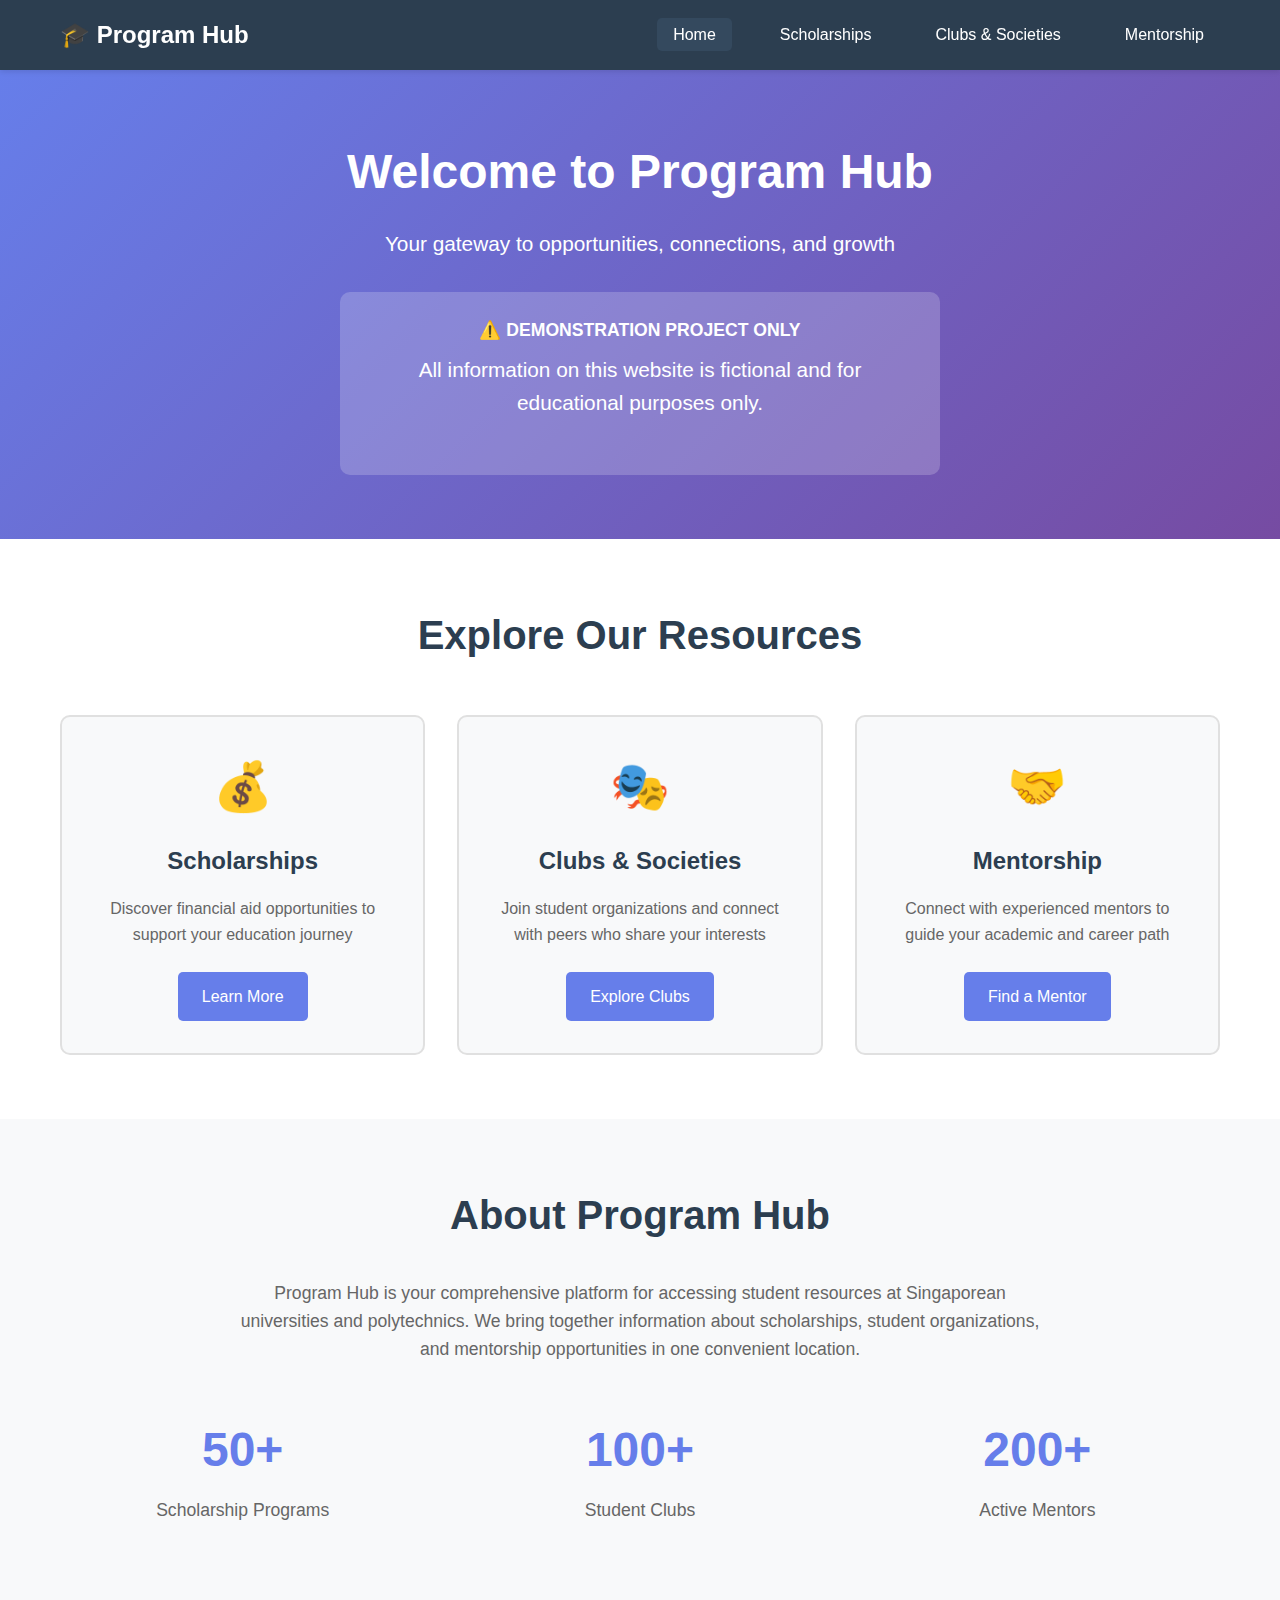
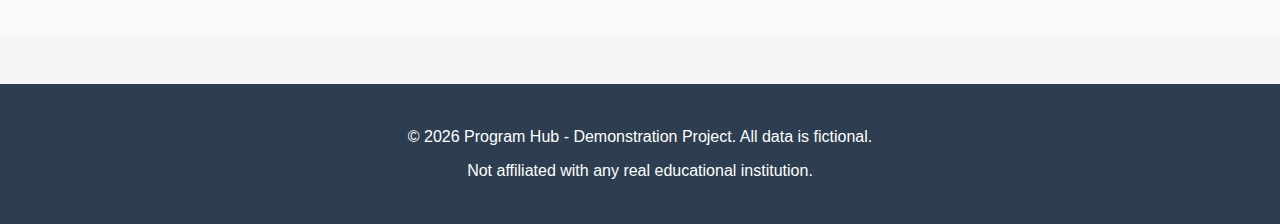
<file: index.html>
<!DOCTYPE html>
<html lang="en">
<head>
    <meta charset="UTF-8">
    <meta name="viewport" content="width=device-width, initial-scale=1.0">
    <title>Program Hub - Student Resources</title>
    <link rel="stylesheet" href="styles.css">
</head>
<body>
    <header>
        <nav class="navbar">
            <div class="container">
                <div class="logo">
                    <h1>🎓 Program Hub</h1>
                </div>
                <ul class="nav-links">
                    <li><a href="index.html" class="active">Home</a></li>
                    <li><a href="scholarships.html">Scholarships</a></li>
                    <li><a href="clubs.html">Clubs & Societies</a></li>
                    <li><a href="mentorship.html">Mentorship</a></li>
                </ul>
                <div class="mobile-menu-toggle">
                    <span></span>
                    <span></span>
                    <span></span>
                </div>
            </div>
        </nav>
    </header>

    <main>
        <section class="hero">
            <div class="container">
                <h1>Welcome to Program Hub</h1>
                <p>Your gateway to opportunities, connections, and growth</p>
                <div class="disclaimer">
                    <strong>⚠️ DEMONSTRATION PROJECT ONLY</strong>
                    <p>All information on this website is fictional and for educational purposes only.</p>
                </div>
            </div>
        </section>

        <section class="features">
            <div class="container">
                <h2>Explore Our Resources</h2>
                <div class="feature-grid">
                    <div class="feature-card">
                        <div class="feature-icon">💰</div>
                        <h3>Scholarships</h3>
                        <p>Discover financial aid opportunities to support your education journey</p>
                        <a href="scholarships.html" class="btn">Learn More</a>
                    </div>
                    <div class="feature-card">
                        <div class="feature-icon">🎭</div>
                        <h3>Clubs & Societies</h3>
                        <p>Join student organizations and connect with peers who share your interests</p>
                        <a href="clubs.html" class="btn">Explore Clubs</a>
                    </div>
                    <div class="feature-card">
                        <div class="feature-icon">🤝</div>
                        <h3>Mentorship</h3>
                        <p>Connect with experienced mentors to guide your academic and career path</p>
                        <a href="mentorship.html" class="btn">Find a Mentor</a>
                    </div>
                </div>
            </div>
        </section>

        <section class="about">
            <div class="container">
                <h2>About Program Hub</h2>
                <p>Program Hub is your comprehensive platform for accessing student resources at Singaporean universities and polytechnics. We bring together information about scholarships, student organizations, and mentorship opportunities in one convenient location.</p>
                <div class="stats">
                    <div class="stat">
                        <h3>50+</h3>
                        <p>Scholarship Programs</p>
                    </div>
                    <div class="stat">
                        <h3>100+</h3>
                        <p>Student Clubs</p>
                    </div>
                    <div class="stat">
                        <h3>200+</h3>
                        <p>Active Mentors</p>
                    </div>
                </div>
            </div>
        </section>
    </main>

    <footer>
        <div class="container">
            <p>&copy; 2026 Program Hub - Demonstration Project. All data is fictional.</p>
            <p>Not affiliated with any real educational institution.</p>
        </div>
    </footer>

    <script src="script.js"></script>
    <script id="Microsoft_Omnichannel_LCWidget" src="https://oc-cdn-public-apj.azureedge.net/livechatwidget/scripts/LiveChatBootstrapper.js" onerror="(function(el){el.parentNode.removeChild(el);var s=document.createElement('script');s.src='https://ocprodpublicapjgs.blob.core.windows.net/livechatwidget/scripts/LiveChatBootstrapper.js';s.setAttribute('id', 'Microsoft_Omnichannel_LCWidget');s.setAttribute('data-app-id', '3518143d-cbd7-4cfd-b331-0f73812c75f4');s.setAttribute('data-lcw-version', 'prod');s.setAttribute('data-org-id', 'ad2944ae-6632-ee11-8476-002248568b98');s.setAttribute('data-org-url', 'https://m-ad2944ae-6632-ee11-8476-002248568b98.as.omnichannelengagementhub.com');document.body.appendChild(s);})(this);" data-app-id="3518143d-cbd7-4cfd-b331-0f73812c75f4" data-lcw-version="prod" data-org-id="ad2944ae-6632-ee11-8476-002248568b98" data-org-url="https://m-ad2944ae-6632-ee11-8476-002248568b98.as.omnichannelengagementhub.com" async></script>
</body>
</html>
</file>
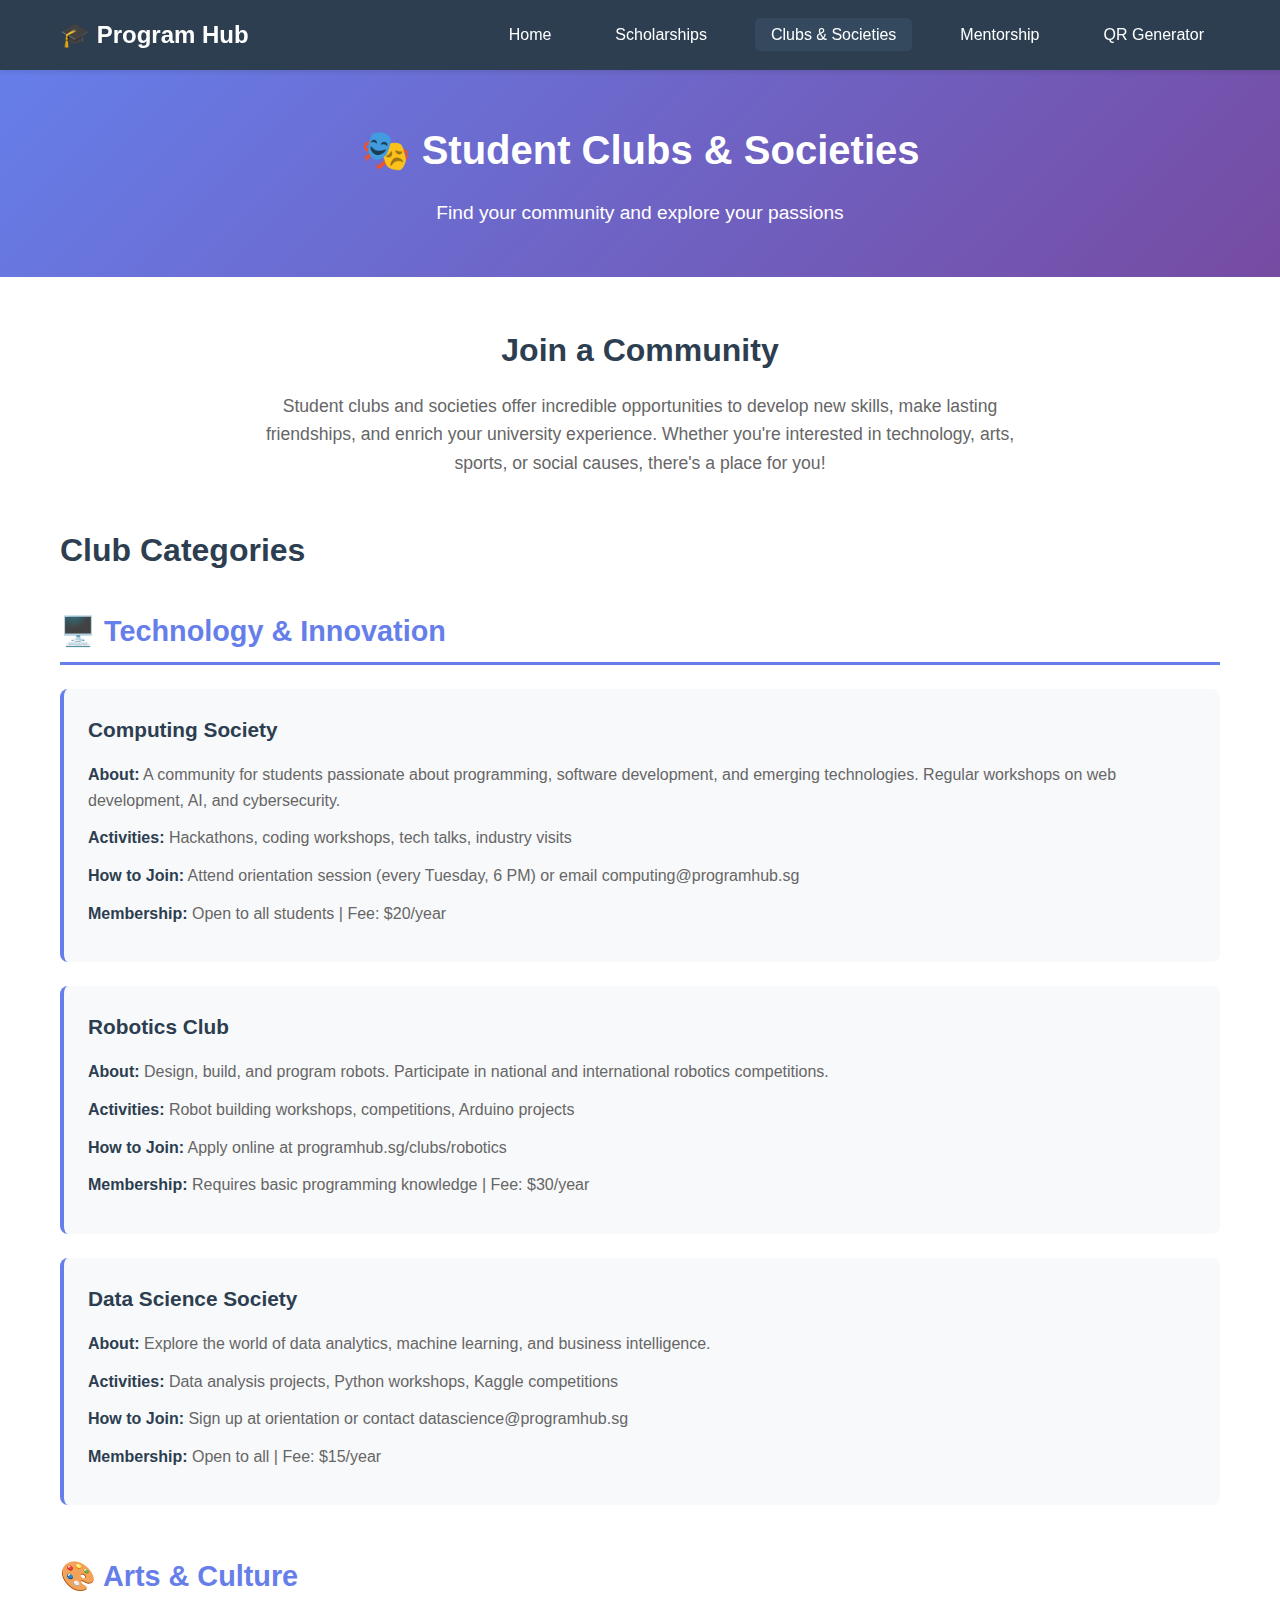
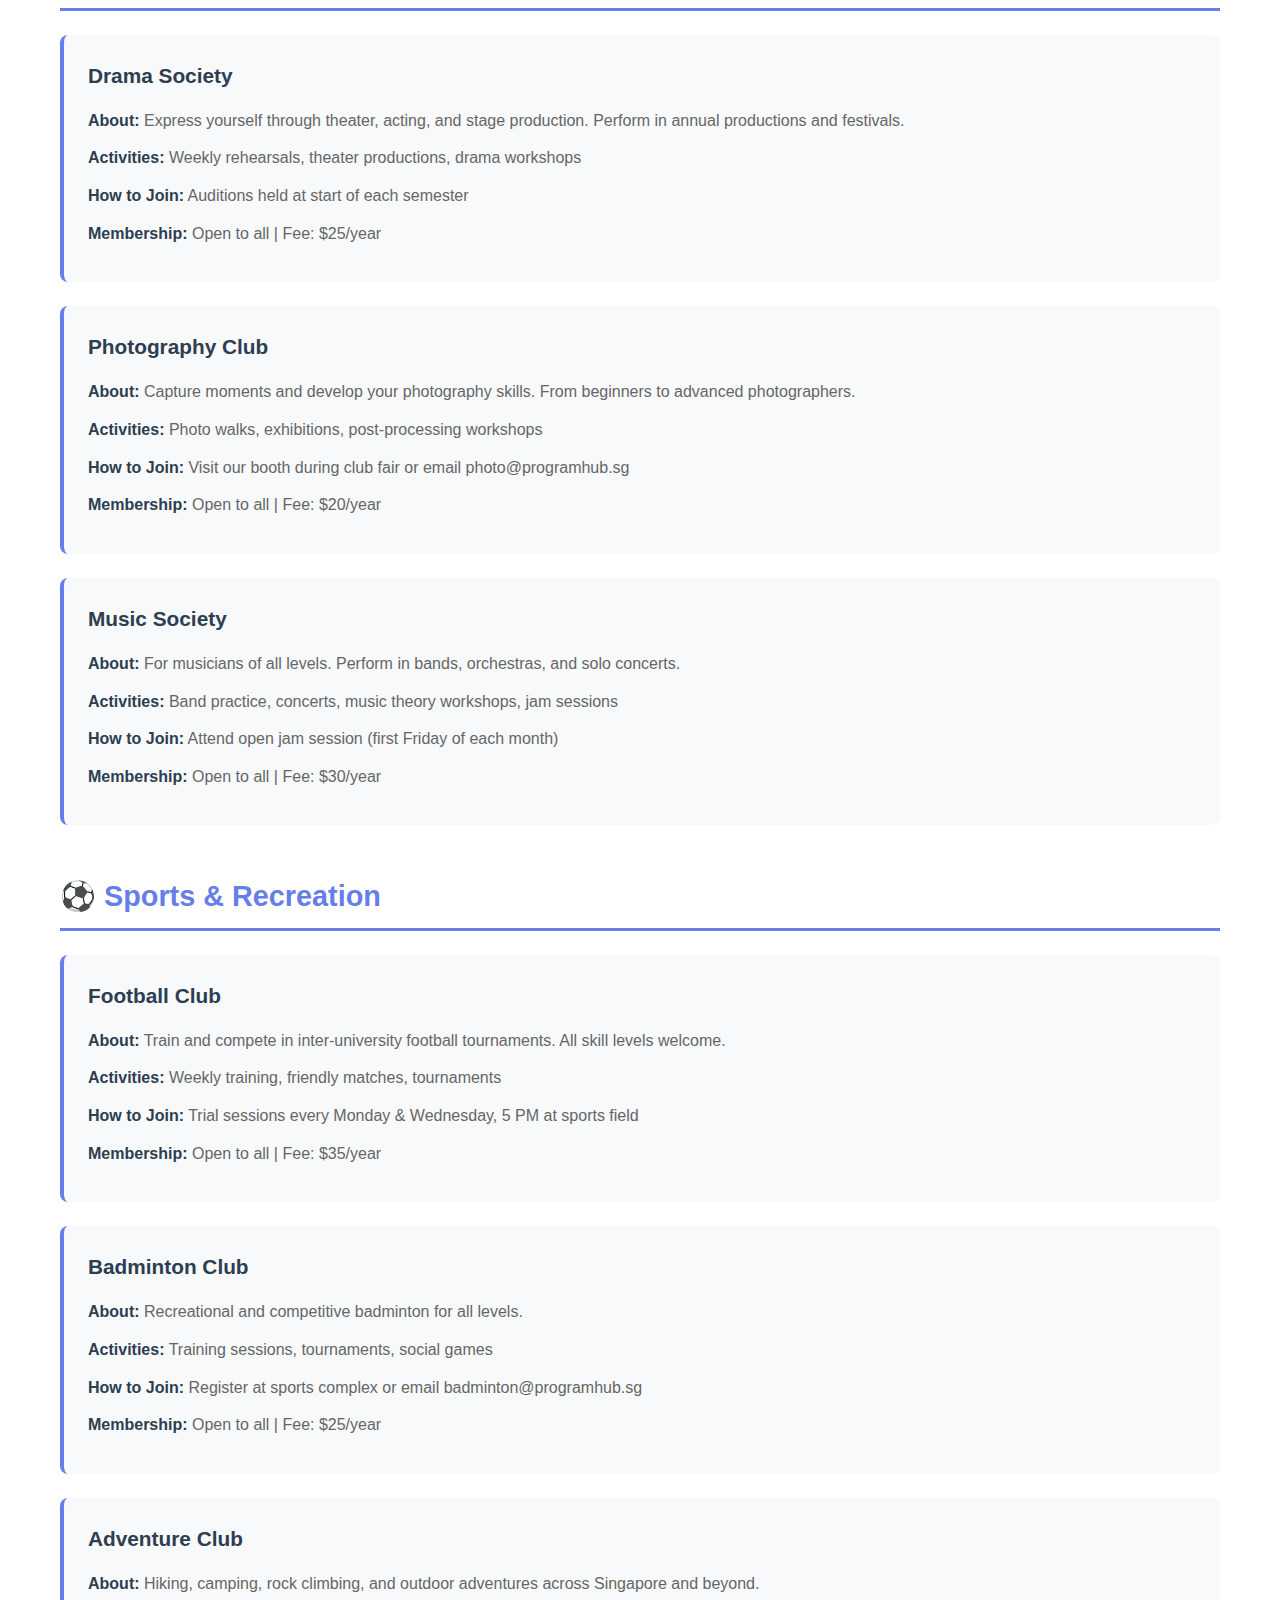
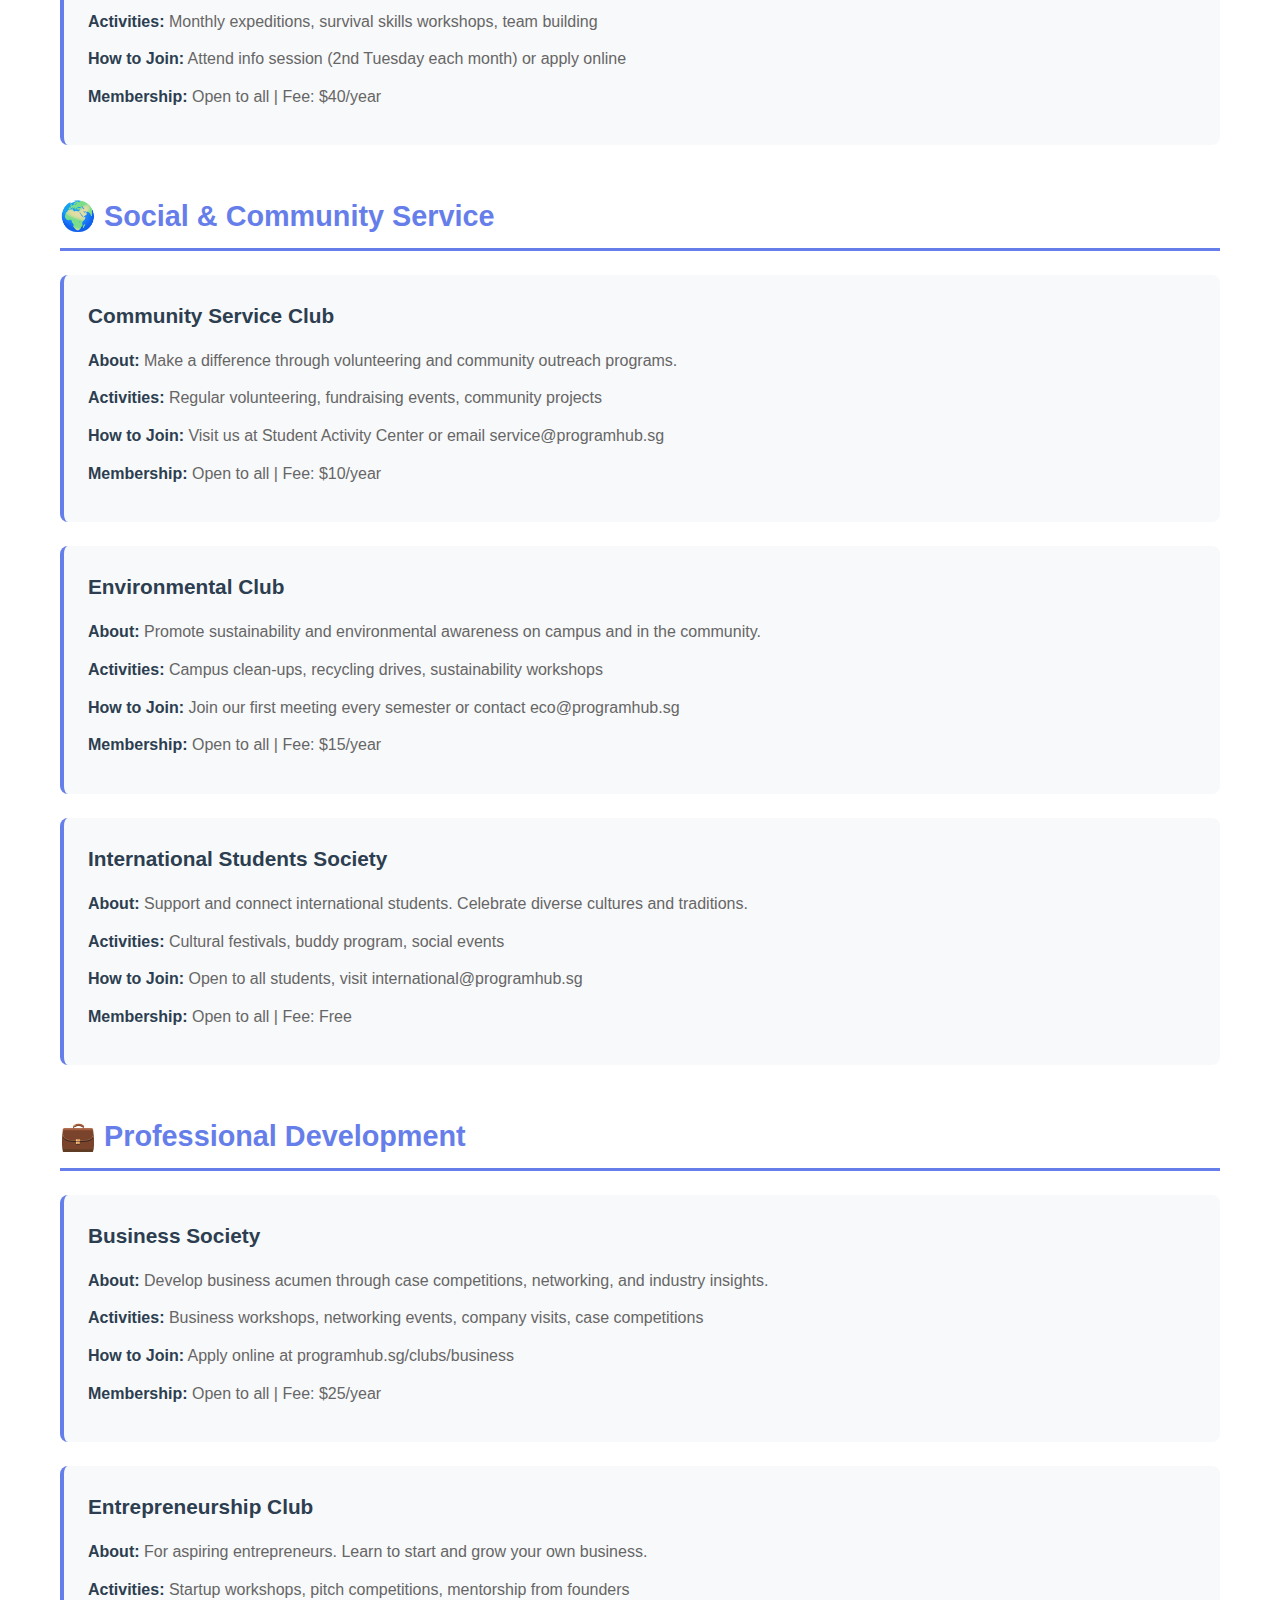
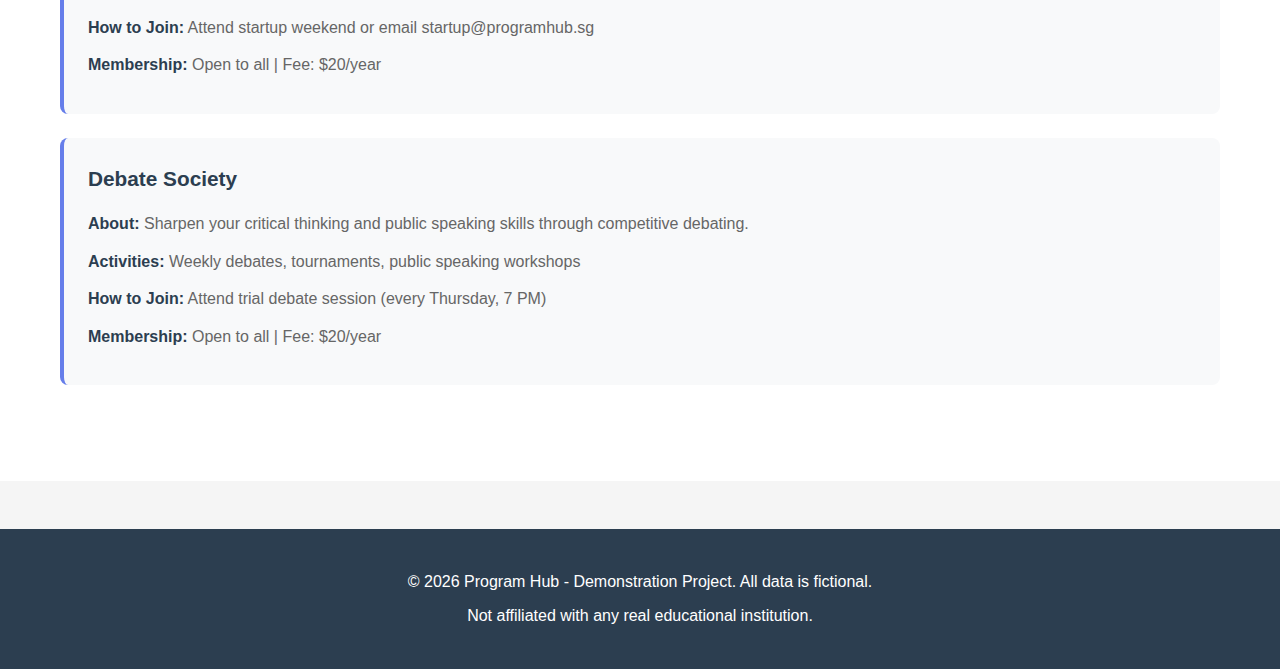
<file: clubs.html>
<!DOCTYPE html>
<html lang="en">
<head>
    <meta charset="UTF-8">
    <meta name="viewport" content="width=device-width, initial-scale=1.0">
    <title>Clubs & Societies - Program Hub</title>
    <link rel="stylesheet" href="styles.css">
</head>
<body>
    <header>
        <nav class="navbar">
            <div class="container">
                <div class="logo">
                    <h1>🎓 Program Hub</h1>
                </div>
                <ul class="nav-links">
                    <li><a href="index.html">Home</a></li>
                    <li><a href="scholarships.html">Scholarships</a></li>
                    <li><a href="clubs.html" class="active">Clubs & Societies</a></li>
                    <li><a href="mentorship.html">Mentorship</a></li>
                    <li><a href="qrcode.html">QR Generator</a></li>
                </ul>
                <div class="mobile-menu-toggle">
                    <span></span>
                    <span></span>
                    <span></span>
                </div>
            </div>
        </nav>
    </header>

    <main>
        <section class="page-header">
            <div class="container">
                <h1>🎭 Student Clubs & Societies</h1>
                <p>Find your community and explore your passions</p>
            </div>
        </section>

        <section class="content">
            <div class="container">
                <div class="clubs-intro">
                    <h2>Join a Community</h2>
                    <p>Student clubs and societies offer incredible opportunities to develop new skills, make lasting friendships, and enrich your university experience. Whether you're interested in technology, arts, sports, or social causes, there's a place for you!</p>
                </div>

                <div class="club-categories">
                    <h2>Club Categories</h2>
                    
                    <div class="category">
                        <h3>🖥️ Technology & Innovation</h3>
                        <div class="club-list">
                            <div class="club-item">
                                <h4>Computing Society</h4>
                                <p><strong>About:</strong> A community for students passionate about programming, software development, and emerging technologies. Regular workshops on web development, AI, and cybersecurity.</p>
                                <p><strong>Activities:</strong> Hackathons, coding workshops, tech talks, industry visits</p>
                                <p><strong>How to Join:</strong> Attend orientation session (every Tuesday, 6 PM) or email computing@programhub.sg</p>
                                <p><strong>Membership:</strong> Open to all students | Fee: $20/year</p>
                            </div>
                            
                            <div class="club-item">
                                <h4>Robotics Club</h4>
                                <p><strong>About:</strong> Design, build, and program robots. Participate in national and international robotics competitions.</p>
                                <p><strong>Activities:</strong> Robot building workshops, competitions, Arduino projects</p>
                                <p><strong>How to Join:</strong> Apply online at programhub.sg/clubs/robotics</p>
                                <p><strong>Membership:</strong> Requires basic programming knowledge | Fee: $30/year</p>
                            </div>

                            <div class="club-item">
                                <h4>Data Science Society</h4>
                                <p><strong>About:</strong> Explore the world of data analytics, machine learning, and business intelligence.</p>
                                <p><strong>Activities:</strong> Data analysis projects, Python workshops, Kaggle competitions</p>
                                <p><strong>How to Join:</strong> Sign up at orientation or contact datascience@programhub.sg</p>
                                <p><strong>Membership:</strong> Open to all | Fee: $15/year</p>
                            </div>
                        </div>
                    </div>

                    <div class="category">
                        <h3>🎨 Arts & Culture</h3>
                        <div class="club-list">
                            <div class="club-item">
                                <h4>Drama Society</h4>
                                <p><strong>About:</strong> Express yourself through theater, acting, and stage production. Perform in annual productions and festivals.</p>
                                <p><strong>Activities:</strong> Weekly rehearsals, theater productions, drama workshops</p>
                                <p><strong>How to Join:</strong> Auditions held at start of each semester</p>
                                <p><strong>Membership:</strong> Open to all | Fee: $25/year</p>
                            </div>

                            <div class="club-item">
                                <h4>Photography Club</h4>
                                <p><strong>About:</strong> Capture moments and develop your photography skills. From beginners to advanced photographers.</p>
                                <p><strong>Activities:</strong> Photo walks, exhibitions, post-processing workshops</p>
                                <p><strong>How to Join:</strong> Visit our booth during club fair or email photo@programhub.sg</p>
                                <p><strong>Membership:</strong> Open to all | Fee: $20/year</p>
                            </div>

                            <div class="club-item">
                                <h4>Music Society</h4>
                                <p><strong>About:</strong> For musicians of all levels. Perform in bands, orchestras, and solo concerts.</p>
                                <p><strong>Activities:</strong> Band practice, concerts, music theory workshops, jam sessions</p>
                                <p><strong>How to Join:</strong> Attend open jam session (first Friday of each month)</p>
                                <p><strong>Membership:</strong> Open to all | Fee: $30/year</p>
                            </div>
                        </div>
                    </div>

                    <div class="category">
                        <h3>⚽ Sports & Recreation</h3>
                        <div class="club-list">
                            <div class="club-item">
                                <h4>Football Club</h4>
                                <p><strong>About:</strong> Train and compete in inter-university football tournaments. All skill levels welcome.</p>
                                <p><strong>Activities:</strong> Weekly training, friendly matches, tournaments</p>
                                <p><strong>How to Join:</strong> Trial sessions every Monday & Wednesday, 5 PM at sports field</p>
                                <p><strong>Membership:</strong> Open to all | Fee: $35/year</p>
                            </div>

                            <div class="club-item">
                                <h4>Badminton Club</h4>
                                <p><strong>About:</strong> Recreational and competitive badminton for all levels.</p>
                                <p><strong>Activities:</strong> Training sessions, tournaments, social games</p>
                                <p><strong>How to Join:</strong> Register at sports complex or email badminton@programhub.sg</p>
                                <p><strong>Membership:</strong> Open to all | Fee: $25/year</p>
                            </div>

                            <div class="club-item">
                                <h4>Adventure Club</h4>
                                <p><strong>About:</strong> Hiking, camping, rock climbing, and outdoor adventures across Singapore and beyond.</p>
                                <p><strong>Activities:</strong> Monthly expeditions, survival skills workshops, team building</p>
                                <p><strong>How to Join:</strong> Attend info session (2nd Tuesday each month) or apply online</p>
                                <p><strong>Membership:</strong> Open to all | Fee: $40/year</p>
                            </div>
                        </div>
                    </div>

                    <div class="category">
                        <h3>🌍 Social & Community Service</h3>
                        <div class="club-list">
                            <div class="club-item">
                                <h4>Community Service Club</h4>
                                <p><strong>About:</strong> Make a difference through volunteering and community outreach programs.</p>
                                <p><strong>Activities:</strong> Regular volunteering, fundraising events, community projects</p>
                                <p><strong>How to Join:</strong> Visit us at Student Activity Center or email service@programhub.sg</p>
                                <p><strong>Membership:</strong> Open to all | Fee: $10/year</p>
                            </div>

                            <div class="club-item">
                                <h4>Environmental Club</h4>
                                <p><strong>About:</strong> Promote sustainability and environmental awareness on campus and in the community.</p>
                                <p><strong>Activities:</strong> Campus clean-ups, recycling drives, sustainability workshops</p>
                                <p><strong>How to Join:</strong> Join our first meeting every semester or contact eco@programhub.sg</p>
                                <p><strong>Membership:</strong> Open to all | Fee: $15/year</p>
                            </div>

                            <div class="club-item">
                                <h4>International Students Society</h4>
                                <p><strong>About:</strong> Support and connect international students. Celebrate diverse cultures and traditions.</p>
                                <p><strong>Activities:</strong> Cultural festivals, buddy program, social events</p>
                                <p><strong>How to Join:</strong> Open to all students, visit international@programhub.sg</p>
                                <p><strong>Membership:</strong> Open to all | Fee: Free</p>
                            </div>
                        </div>
                    </div>

                    <div class="category">
                        <h3>💼 Professional Development</h3>
                        <div class="club-list">
                            <div class="club-item">
                                <h4>Business Society</h4>
                                <p><strong>About:</strong> Develop business acumen through case competitions, networking, and industry insights.</p>
                                <p><strong>Activities:</strong> Business workshops, networking events, company visits, case competitions</p>
                                <p><strong>How to Join:</strong> Apply online at programhub.sg/clubs/business</p>
                                <p><strong>Membership:</strong> Open to all | Fee: $25/year</p>
                            </div>

                            <div class="club-item">
                                <h4>Entrepreneurship Club</h4>
                                <p><strong>About:</strong> For aspiring entrepreneurs. Learn to start and grow your own business.</p>
                                <p><strong>Activities:</strong> Startup workshops, pitch competitions, mentorship from founders</p>
                                <p><strong>How to Join:</strong> Attend startup weekend or email startup@programhub.sg</p>
                                <p><strong>Membership:</strong> Open to all | Fee: $20/year</p>
                            </div>

                            <div class="club-item">
                                <h4>Debate Society</h4>
                                <p><strong>About:</strong> Sharpen your critical thinking and public speaking skills through competitive debating.</p>
                                <p><strong>Activities:</strong> Weekly debates, tournaments, public speaking workshops</p>
                                <p><strong>How to Join:</strong> Attend trial debate session (every Thursday, 7 PM)</p>
                                <p><strong>Membership:</strong> Open to all | Fee: $20/year</p>
                            </div>
                        </div>
                    </div>
                </div>
            </div>
        </section>
    </main>

    <footer>
        <div class="container">
            <p>&copy; 2026 Program Hub - Demonstration Project. All data is fictional.</p>
            <p>Not affiliated with any real educational institution.</p>
        </div>
    </footer>

    <script src="script.js"></script>
    <script id="Microsoft_Omnichannel_LCWidget" src="https://oc-cdn-public-apj.azureedge.net/livechatwidget/scripts/LiveChatBootstrapper.js" onerror="(function(el){el.parentNode.removeChild(el);var s=document.createElement('script');s.src='https://ocprodpublicapjgs.blob.core.windows.net/livechatwidget/scripts/LiveChatBootstrapper.js';s.setAttribute('id', 'Microsoft_Omnichannel_LCWidget');s.setAttribute('data-app-id', 'd4b192d7-dc23-4146-bcec-148207645ad3');s.setAttribute('data-lcw-version', 'prod');s.setAttribute('data-org-id', 'b25a335d-d3da-ee11-9048-000d3a81969c');s.setAttribute('data-org-url', 'https://m-b25a335d-d3da-ee11-9048-000d3a81969c.as.omnichannelengagementhub.com');document.body.appendChild(s);})(this);" data-app-id="d4b192d7-dc23-4146-bcec-148207645ad3" data-lcw-version="prod" data-org-id="b25a335d-d3da-ee11-9048-000d3a81969c" data-org-url="https://m-b25a335d-d3da-ee11-9048-000d3a81969c.as.omnichannelengagementhub.com" async></script>
</body>
</html>
</file>
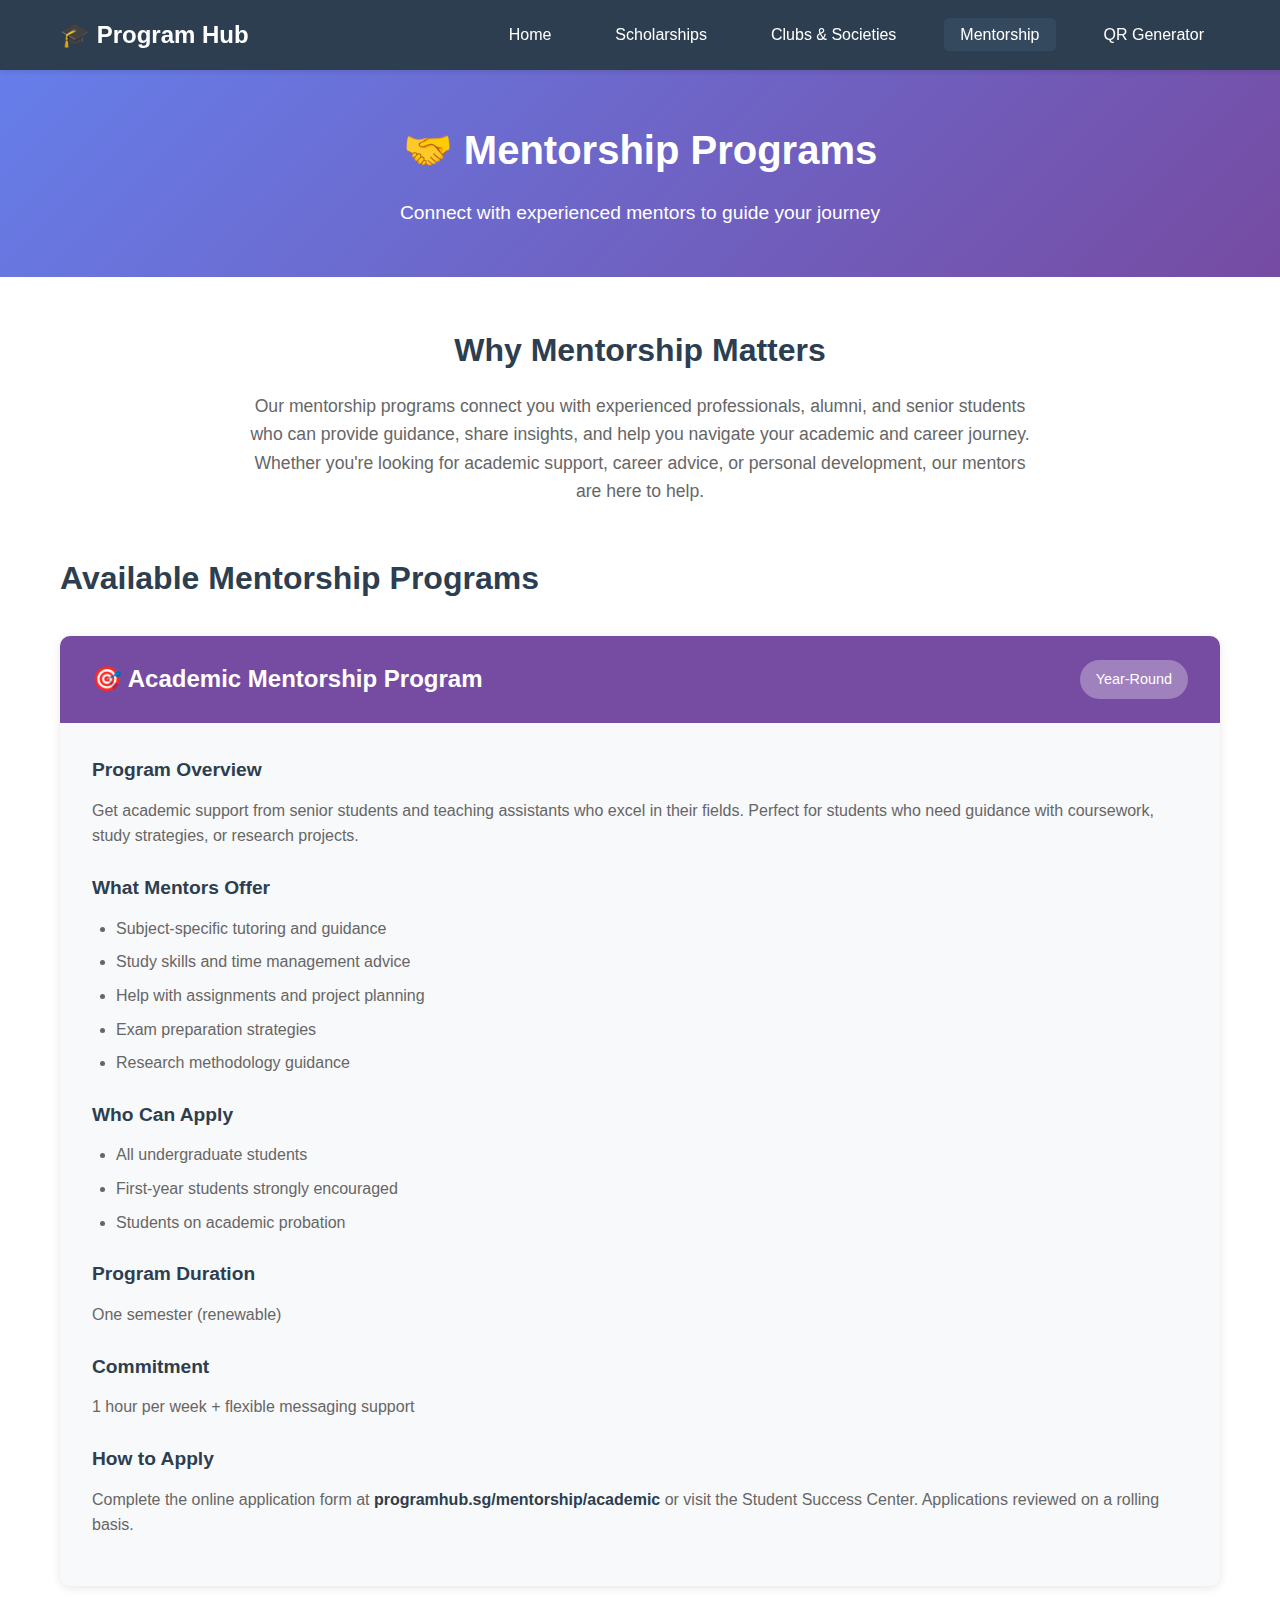
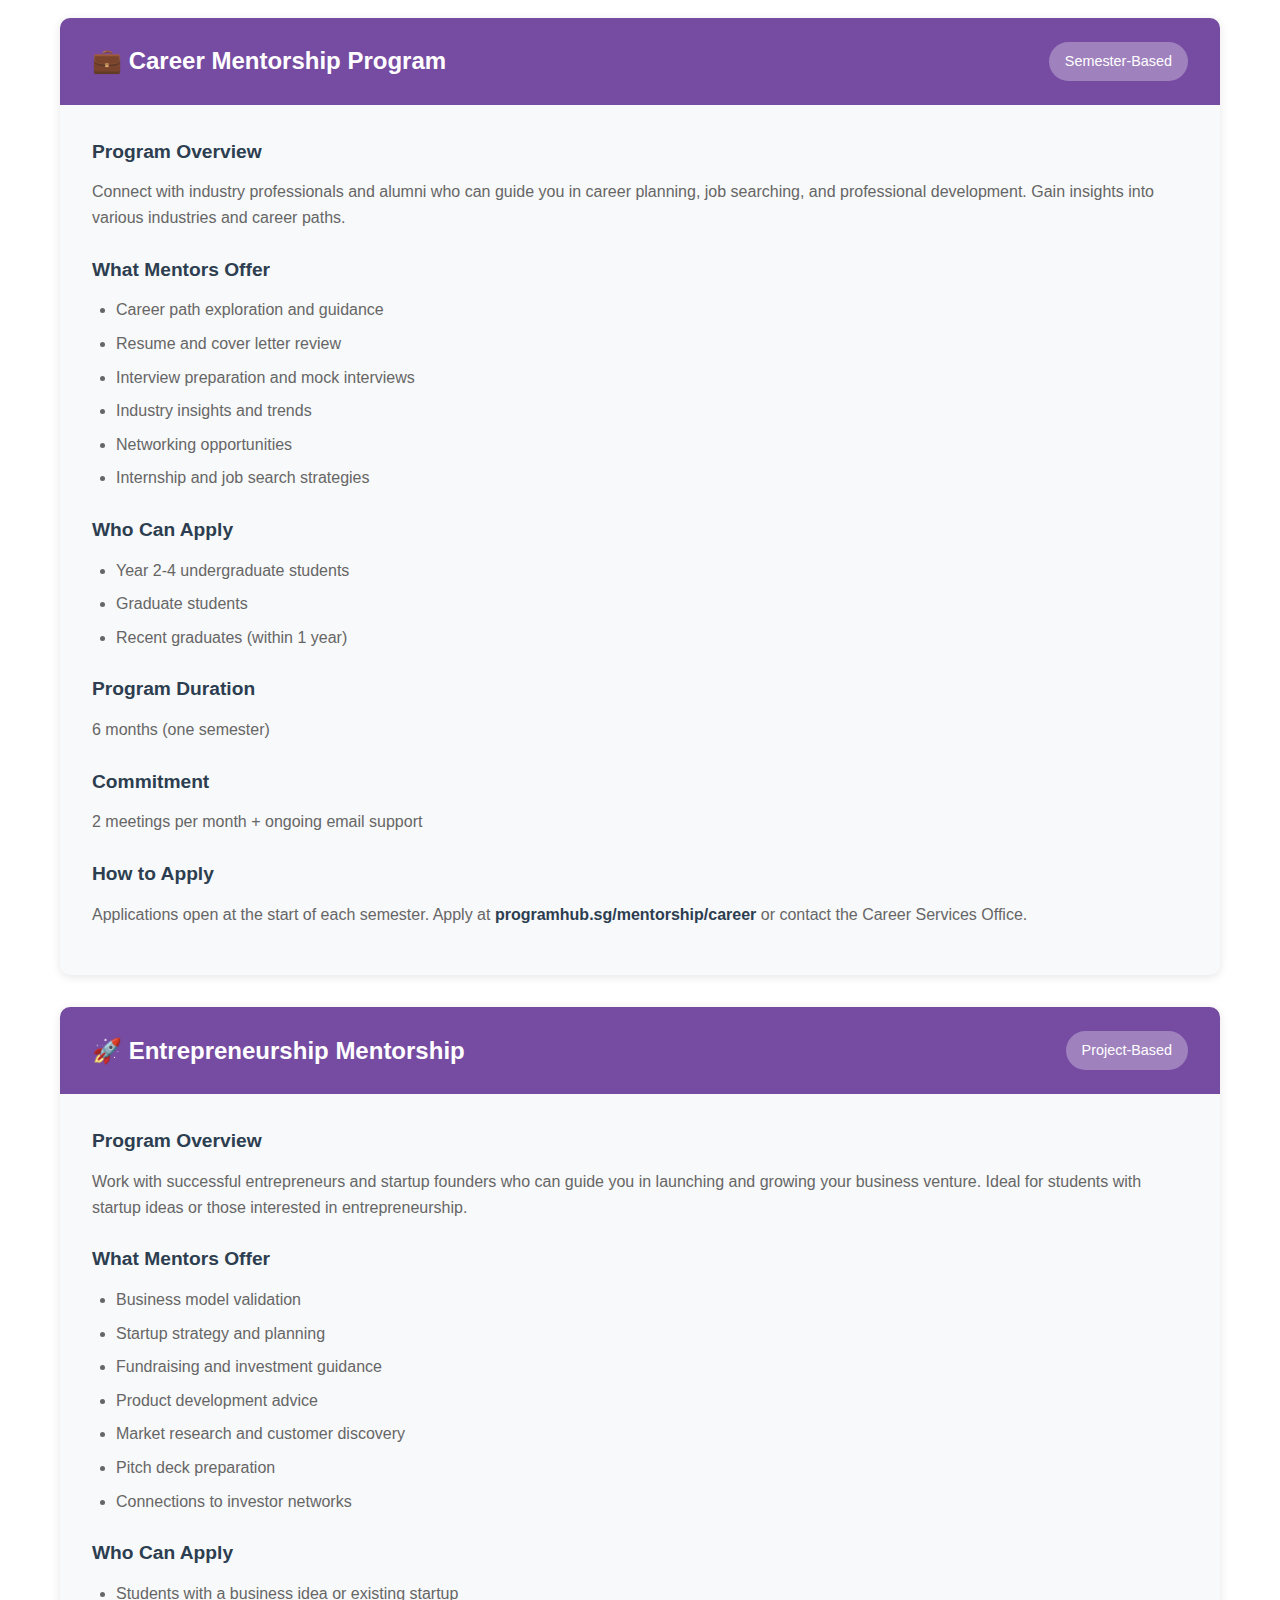
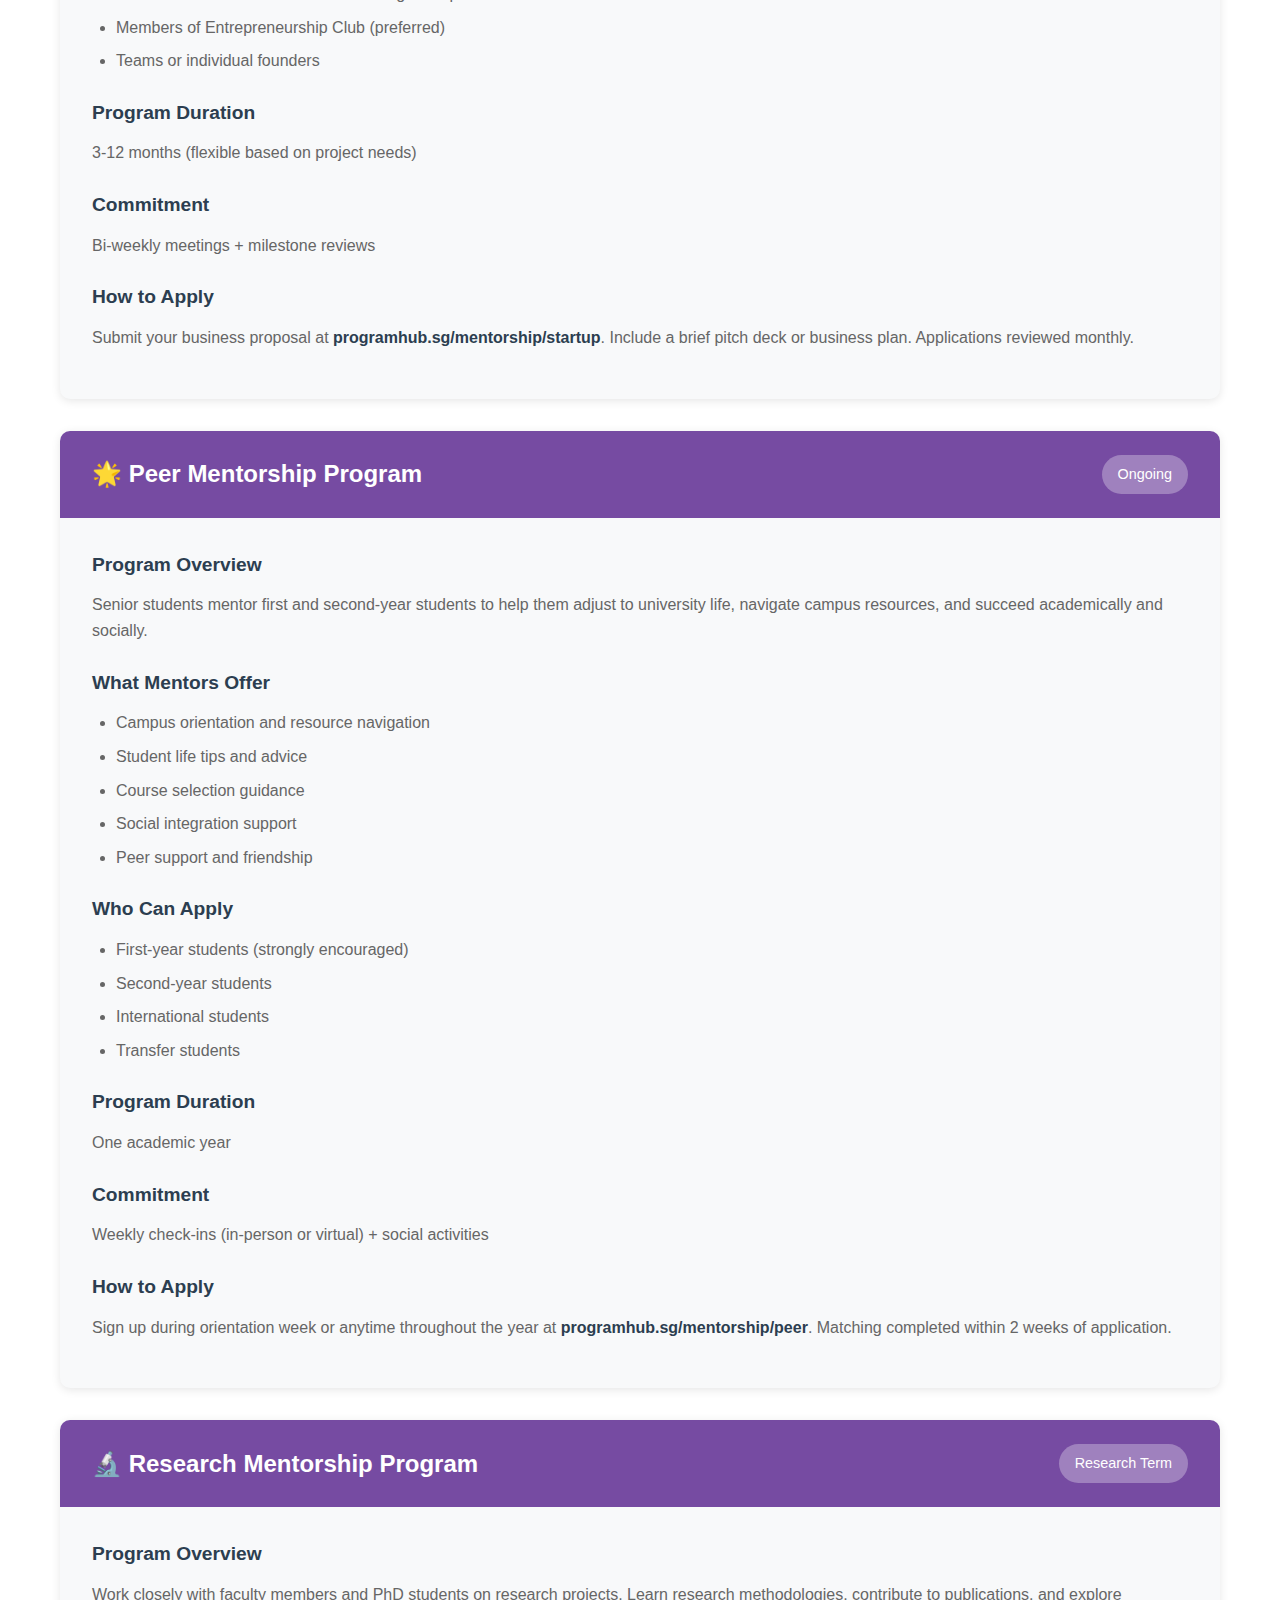
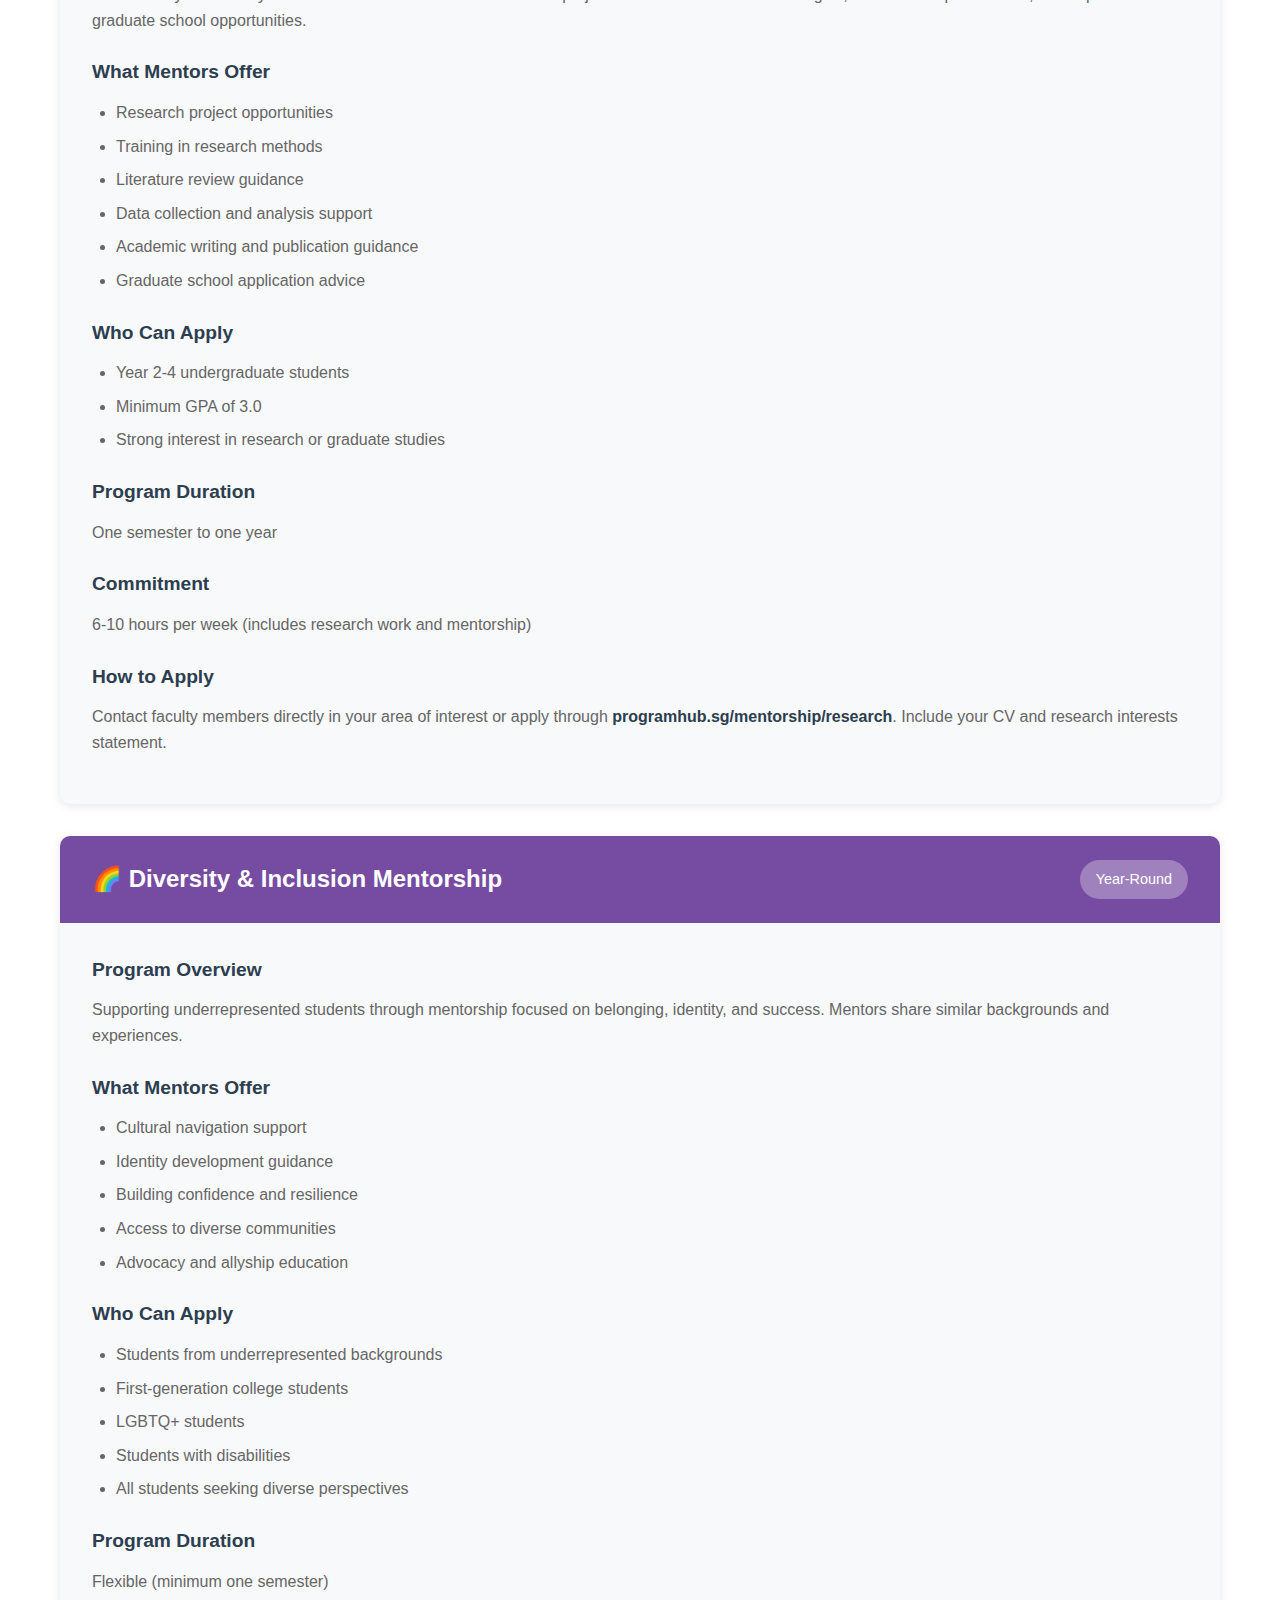
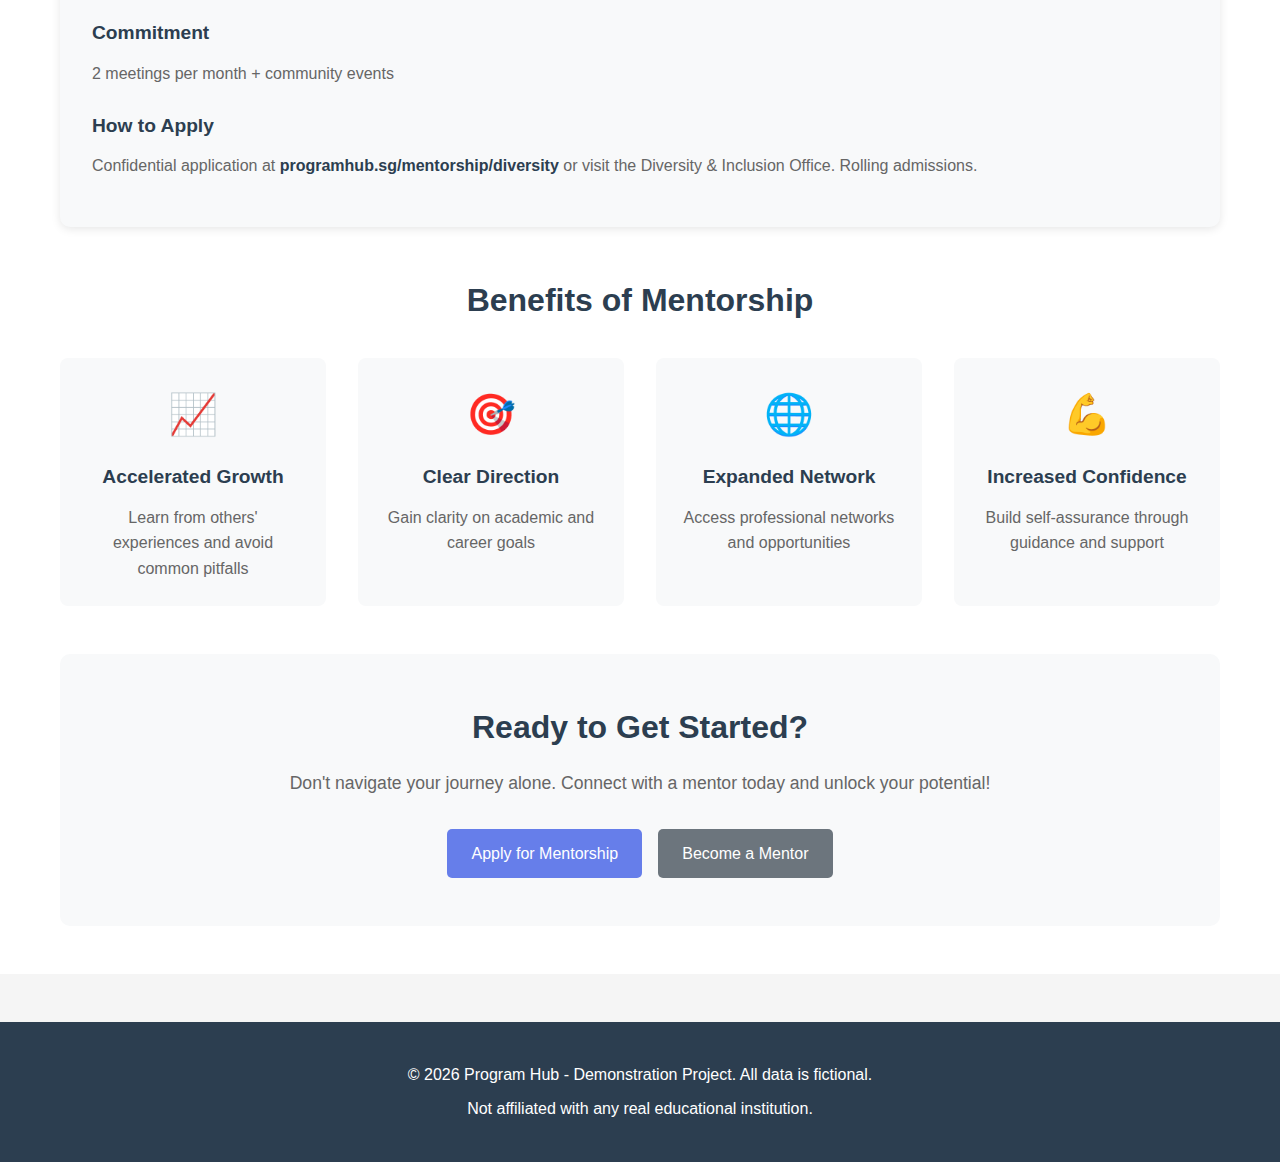
<file: mentorship.html>
<!DOCTYPE html>
<html lang="en">
<head>
    <meta charset="UTF-8">
    <meta name="viewport" content="width=device-width, initial-scale=1.0">
    <title>Mentorship Programs - Program Hub</title>
    <link rel="stylesheet" href="styles.css">
</head>
<body>
    <header>
        <nav class="navbar">
            <div class="container">
                <div class="logo">
                    <h1>🎓 Program Hub</h1>
                </div>
                <ul class="nav-links">
                    <li><a href="index.html">Home</a></li>
                    <li><a href="scholarships.html">Scholarships</a></li>
                    <li><a href="clubs.html">Clubs & Societies</a></li>
                    <li><a href="mentorship.html" class="active">Mentorship</a></li>
                    <li><a href="qrcode.html">QR Generator</a></li>
                </ul>
                <div class="mobile-menu-toggle">
                    <span></span>
                    <span></span>
                    <span></span>
                </div>
            </div>
        </nav>
    </header>

    <main>
        <section class="page-header">
            <div class="container">
                <h1>🤝 Mentorship Programs</h1>
                <p>Connect with experienced mentors to guide your journey</p>
            </div>
        </section>

        <section class="content">
            <div class="container">
                <div class="mentorship-intro">
                    <h2>Why Mentorship Matters</h2>
                    <p>Our mentorship programs connect you with experienced professionals, alumni, and senior students who can provide guidance, share insights, and help you navigate your academic and career journey. Whether you're looking for academic support, career advice, or personal development, our mentors are here to help.</p>
                </div>

                <div class="mentorship-programs">
                    <h2>Available Mentorship Programs</h2>

                    <div class="program-card">
                        <div class="program-header">
                            <h3>🎯 Academic Mentorship Program</h3>
                            <span class="program-badge">Year-Round</span>
                        </div>
                        <div class="program-body">
                            <h4>Program Overview</h4>
                            <p>Get academic support from senior students and teaching assistants who excel in their fields. Perfect for students who need guidance with coursework, study strategies, or research projects.</p>
                            
                            <h4>What Mentors Offer</h4>
                            <ul>
                                <li>Subject-specific tutoring and guidance</li>
                                <li>Study skills and time management advice</li>
                                <li>Help with assignments and project planning</li>
                                <li>Exam preparation strategies</li>
                                <li>Research methodology guidance</li>
                            </ul>
                            
                            <h4>Who Can Apply</h4>
                            <ul>
                                <li>All undergraduate students</li>
                                <li>First-year students strongly encouraged</li>
                                <li>Students on academic probation</li>
                            </ul>
                            
                            <h4>Program Duration</h4>
                            <p>One semester (renewable)</p>
                            
                            <h4>Commitment</h4>
                            <p>1 hour per week + flexible messaging support</p>
                            
                            <h4>How to Apply</h4>
                            <p>Complete the online application form at <strong>programhub.sg/mentorship/academic</strong> or visit the Student Success Center. Applications reviewed on a rolling basis.</p>
                        </div>
                    </div>

                    <div class="program-card">
                        <div class="program-header">
                            <h3>💼 Career Mentorship Program</h3>
                            <span class="program-badge">Semester-Based</span>
                        </div>
                        <div class="program-body">
                            <h4>Program Overview</h4>
                            <p>Connect with industry professionals and alumni who can guide you in career planning, job searching, and professional development. Gain insights into various industries and career paths.</p>
                            
                            <h4>What Mentors Offer</h4>
                            <ul>
                                <li>Career path exploration and guidance</li>
                                <li>Resume and cover letter review</li>
                                <li>Interview preparation and mock interviews</li>
                                <li>Industry insights and trends</li>
                                <li>Networking opportunities</li>
                                <li>Internship and job search strategies</li>
                            </ul>
                            
                            <h4>Who Can Apply</h4>
                            <ul>
                                <li>Year 2-4 undergraduate students</li>
                                <li>Graduate students</li>
                                <li>Recent graduates (within 1 year)</li>
                            </ul>
                            
                            <h4>Program Duration</h4>
                            <p>6 months (one semester)</p>
                            
                            <h4>Commitment</h4>
                            <p>2 meetings per month + ongoing email support</p>
                            
                            <h4>How to Apply</h4>
                            <p>Applications open at the start of each semester. Apply at <strong>programhub.sg/mentorship/career</strong> or contact the Career Services Office.</p>
                        </div>
                    </div>

                    <div class="program-card">
                        <div class="program-header">
                            <h3>🚀 Entrepreneurship Mentorship</h3>
                            <span class="program-badge">Project-Based</span>
                        </div>
                        <div class="program-body">
                            <h4>Program Overview</h4>
                            <p>Work with successful entrepreneurs and startup founders who can guide you in launching and growing your business venture. Ideal for students with startup ideas or those interested in entrepreneurship.</p>
                            
                            <h4>What Mentors Offer</h4>
                            <ul>
                                <li>Business model validation</li>
                                <li>Startup strategy and planning</li>
                                <li>Fundraising and investment guidance</li>
                                <li>Product development advice</li>
                                <li>Market research and customer discovery</li>
                                <li>Pitch deck preparation</li>
                                <li>Connections to investor networks</li>
                            </ul>
                            
                            <h4>Who Can Apply</h4>
                            <ul>
                                <li>Students with a business idea or existing startup</li>
                                <li>Members of Entrepreneurship Club (preferred)</li>
                                <li>Teams or individual founders</li>
                            </ul>
                            
                            <h4>Program Duration</h4>
                            <p>3-12 months (flexible based on project needs)</p>
                            
                            <h4>Commitment</h4>
                            <p>Bi-weekly meetings + milestone reviews</p>
                            
                            <h4>How to Apply</h4>
                            <p>Submit your business proposal at <strong>programhub.sg/mentorship/startup</strong>. Include a brief pitch deck or business plan. Applications reviewed monthly.</p>
                        </div>
                    </div>

                    <div class="program-card">
                        <div class="program-header">
                            <h3>🌟 Peer Mentorship Program</h3>
                            <span class="program-badge">Ongoing</span>
                        </div>
                        <div class="program-body">
                            <h4>Program Overview</h4>
                            <p>Senior students mentor first and second-year students to help them adjust to university life, navigate campus resources, and succeed academically and socially.</p>
                            
                            <h4>What Mentors Offer</h4>
                            <ul>
                                <li>Campus orientation and resource navigation</li>
                                <li>Student life tips and advice</li>
                                <li>Course selection guidance</li>
                                <li>Social integration support</li>
                                <li>Peer support and friendship</li>
                            </ul>
                            
                            <h4>Who Can Apply</h4>
                            <ul>
                                <li>First-year students (strongly encouraged)</li>
                                <li>Second-year students</li>
                                <li>International students</li>
                                <li>Transfer students</li>
                            </ul>
                            
                            <h4>Program Duration</h4>
                            <p>One academic year</p>
                            
                            <h4>Commitment</h4>
                            <p>Weekly check-ins (in-person or virtual) + social activities</p>
                            
                            <h4>How to Apply</h4>
                            <p>Sign up during orientation week or anytime throughout the year at <strong>programhub.sg/mentorship/peer</strong>. Matching completed within 2 weeks of application.</p>
                        </div>
                    </div>

                    <div class="program-card">
                        <div class="program-header">
                            <h3>🔬 Research Mentorship Program</h3>
                            <span class="program-badge">Research Term</span>
                        </div>
                        <div class="program-body">
                            <h4>Program Overview</h4>
                            <p>Work closely with faculty members and PhD students on research projects. Learn research methodologies, contribute to publications, and explore graduate school opportunities.</p>
                            
                            <h4>What Mentors Offer</h4>
                            <ul>
                                <li>Research project opportunities</li>
                                <li>Training in research methods</li>
                                <li>Literature review guidance</li>
                                <li>Data collection and analysis support</li>
                                <li>Academic writing and publication guidance</li>
                                <li>Graduate school application advice</li>
                            </ul>
                            
                            <h4>Who Can Apply</h4>
                            <ul>
                                <li>Year 2-4 undergraduate students</li>
                                <li>Minimum GPA of 3.0</li>
                                <li>Strong interest in research or graduate studies</li>
                            </ul>
                            
                            <h4>Program Duration</h4>
                            <p>One semester to one year</p>
                            
                            <h4>Commitment</h4>
                            <p>6-10 hours per week (includes research work and mentorship)</p>
                            
                            <h4>How to Apply</h4>
                            <p>Contact faculty members directly in your area of interest or apply through <strong>programhub.sg/mentorship/research</strong>. Include your CV and research interests statement.</p>
                        </div>
                    </div>

                    <div class="program-card">
                        <div class="program-header">
                            <h3>🌈 Diversity & Inclusion Mentorship</h3>
                            <span class="program-badge">Year-Round</span>
                        </div>
                        <div class="program-body">
                            <h4>Program Overview</h4>
                            <p>Supporting underrepresented students through mentorship focused on belonging, identity, and success. Mentors share similar backgrounds and experiences.</p>
                            
                            <h4>What Mentors Offer</h4>
                            <ul>
                                <li>Cultural navigation support</li>
                                <li>Identity development guidance</li>
                                <li>Building confidence and resilience</li>
                                <li>Access to diverse communities</li>
                                <li>Advocacy and allyship education</li>
                            </ul>
                            
                            <h4>Who Can Apply</h4>
                            <ul>
                                <li>Students from underrepresented backgrounds</li>
                                <li>First-generation college students</li>
                                <li>LGBTQ+ students</li>
                                <li>Students with disabilities</li>
                                <li>All students seeking diverse perspectives</li>
                            </ul>
                            
                            <h4>Program Duration</h4>
                            <p>Flexible (minimum one semester)</p>
                            
                            <h4>Commitment</h4>
                            <p>2 meetings per month + community events</p>
                            
                            <h4>How to Apply</h4>
                            <p>Confidential application at <strong>programhub.sg/mentorship/diversity</strong> or visit the Diversity & Inclusion Office. Rolling admissions.</p>
                        </div>
                    </div>
                </div>

                <div class="mentorship-benefits">
                    <h2>Benefits of Mentorship</h2>
                    <div class="benefits-grid">
                        <div class="benefit-item">
                            <div class="benefit-icon">📈</div>
                            <h4>Accelerated Growth</h4>
                            <p>Learn from others' experiences and avoid common pitfalls</p>
                        </div>
                        <div class="benefit-item">
                            <div class="benefit-icon">🎯</div>
                            <h4>Clear Direction</h4>
                            <p>Gain clarity on academic and career goals</p>
                        </div>
                        <div class="benefit-item">
                            <div class="benefit-icon">🌐</div>
                            <h4>Expanded Network</h4>
                            <p>Access professional networks and opportunities</p>
                        </div>
                        <div class="benefit-item">
                            <div class="benefit-icon">💪</div>
                            <h4>Increased Confidence</h4>
                            <p>Build self-assurance through guidance and support</p>
                        </div>
                    </div>
                </div>

                <div class="mentorship-cta">
                    <h2>Ready to Get Started?</h2>
                    <p>Don't navigate your journey alone. Connect with a mentor today and unlock your potential!</p>
                    <div class="cta-buttons">
                        <a href="#" class="btn btn-primary">Apply for Mentorship</a>
                        <a href="#" class="btn btn-secondary">Become a Mentor</a>
                    </div>
                </div>
            </div>
        </section>
    </main>

    <footer>
        <div class="container">
            <p>&copy; 2026 Program Hub - Demonstration Project. All data is fictional.</p>
            <p>Not affiliated with any real educational institution.</p>
        </div>
    </footer>

    <script src="script.js"></script>
    <script id="Microsoft_Omnichannel_LCWidget" src="https://oc-cdn-public-apj.azureedge.net/livechatwidget/scripts/LiveChatBootstrapper.js" onerror="(function(el){el.parentNode.removeChild(el);var s=document.createElement('script');s.src='https://ocprodpublicapjgs.blob.core.windows.net/livechatwidget/scripts/LiveChatBootstrapper.js';s.setAttribute('id', 'Microsoft_Omnichannel_LCWidget');s.setAttribute('data-app-id', 'd4b192d7-dc23-4146-bcec-148207645ad3');s.setAttribute('data-lcw-version', 'prod');s.setAttribute('data-org-id', 'b25a335d-d3da-ee11-9048-000d3a81969c');s.setAttribute('data-org-url', 'https://m-b25a335d-d3da-ee11-9048-000d3a81969c.as.omnichannelengagementhub.com');document.body.appendChild(s);})(this);" data-app-id="d4b192d7-dc23-4146-bcec-148207645ad3" data-lcw-version="prod" data-org-id="b25a335d-d3da-ee11-9048-000d3a81969c" data-org-url="https://m-b25a335d-d3da-ee11-9048-000d3a81969c.as.omnichannelengagementhub.com" async></script>
</body>
</html>
</file>
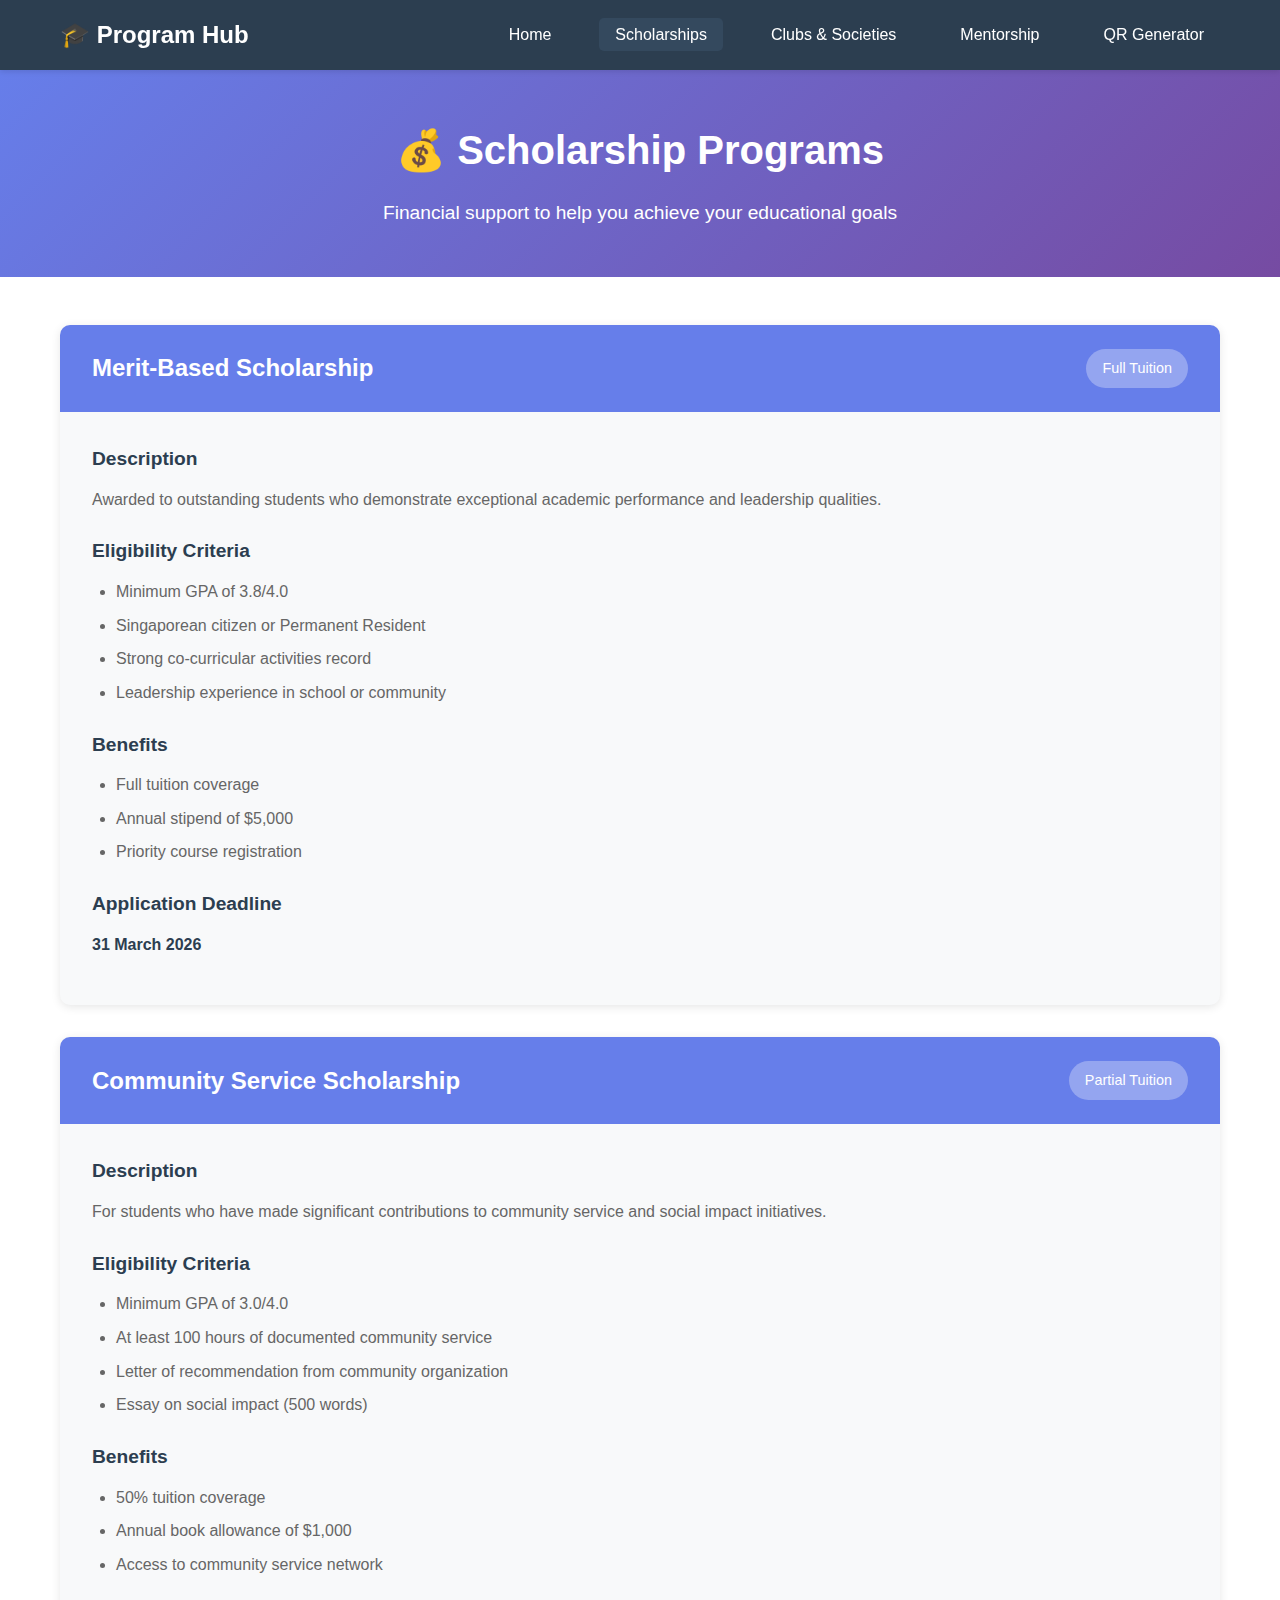
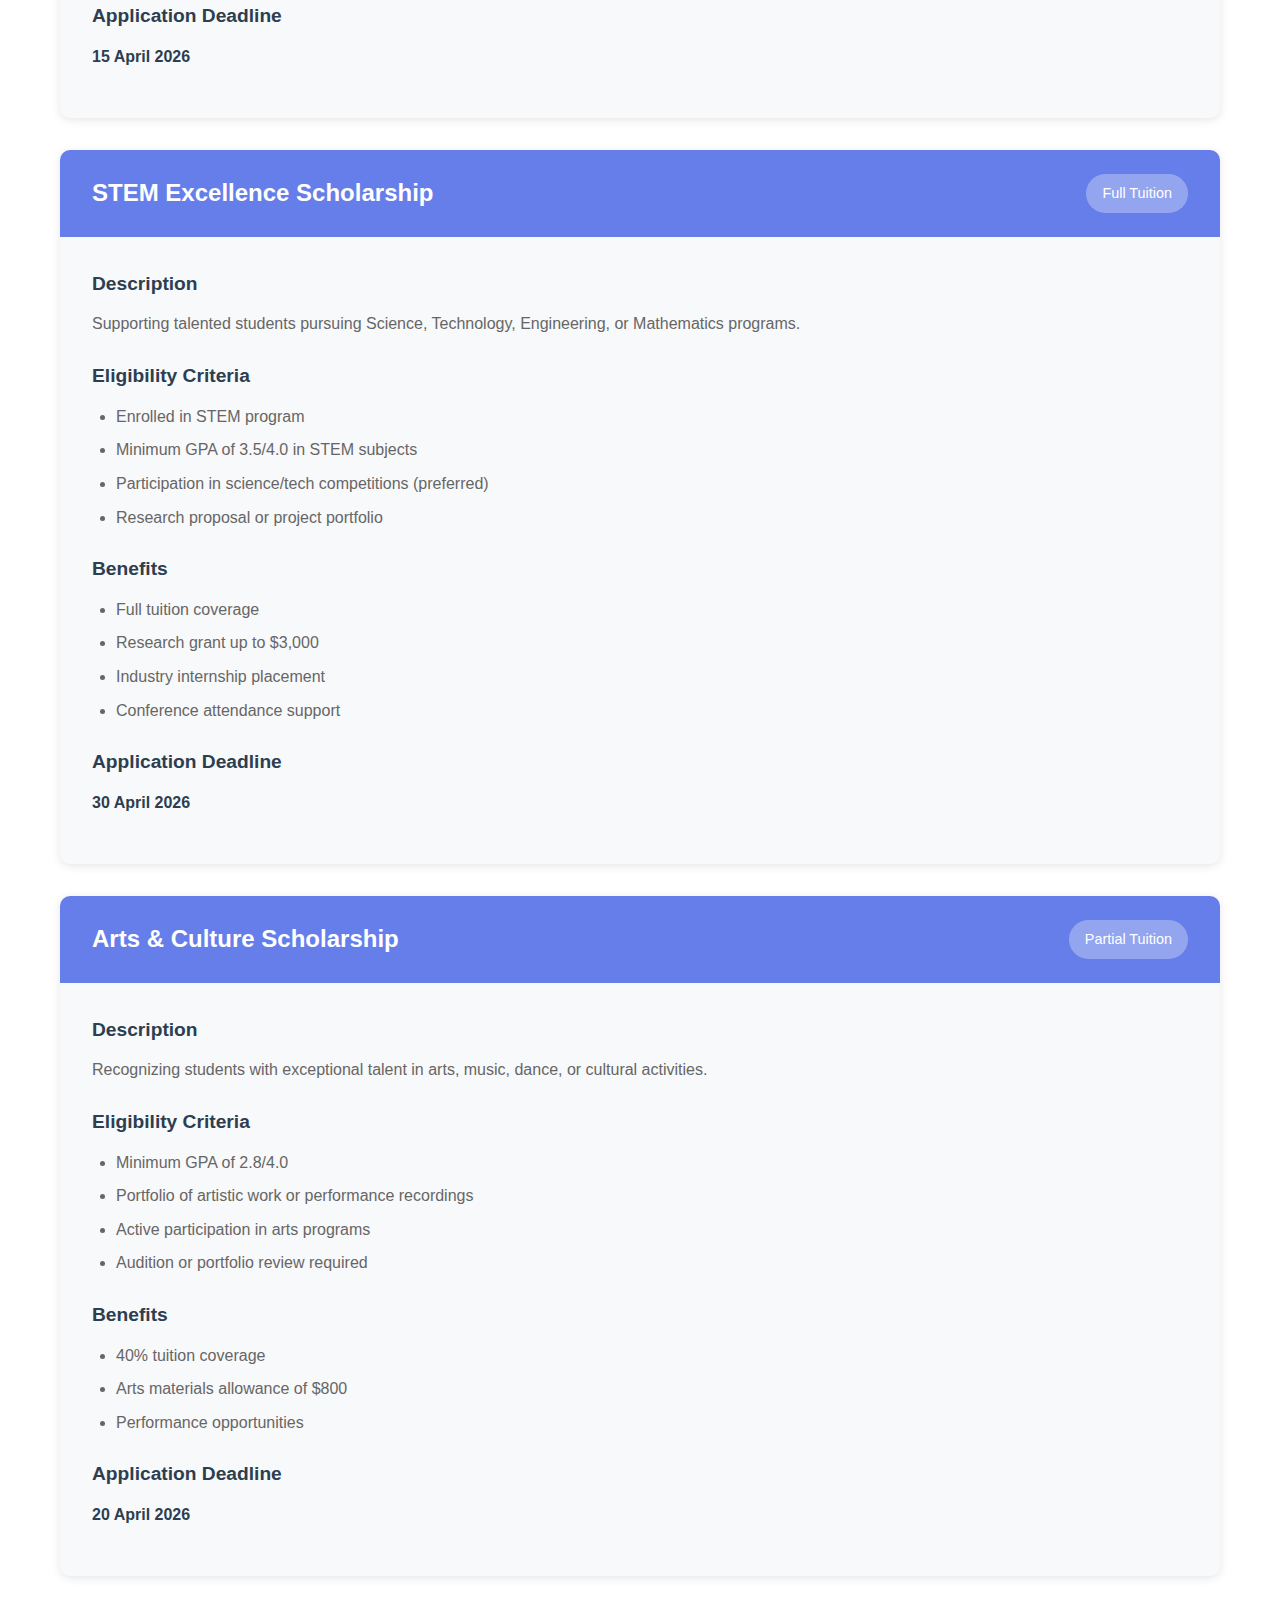
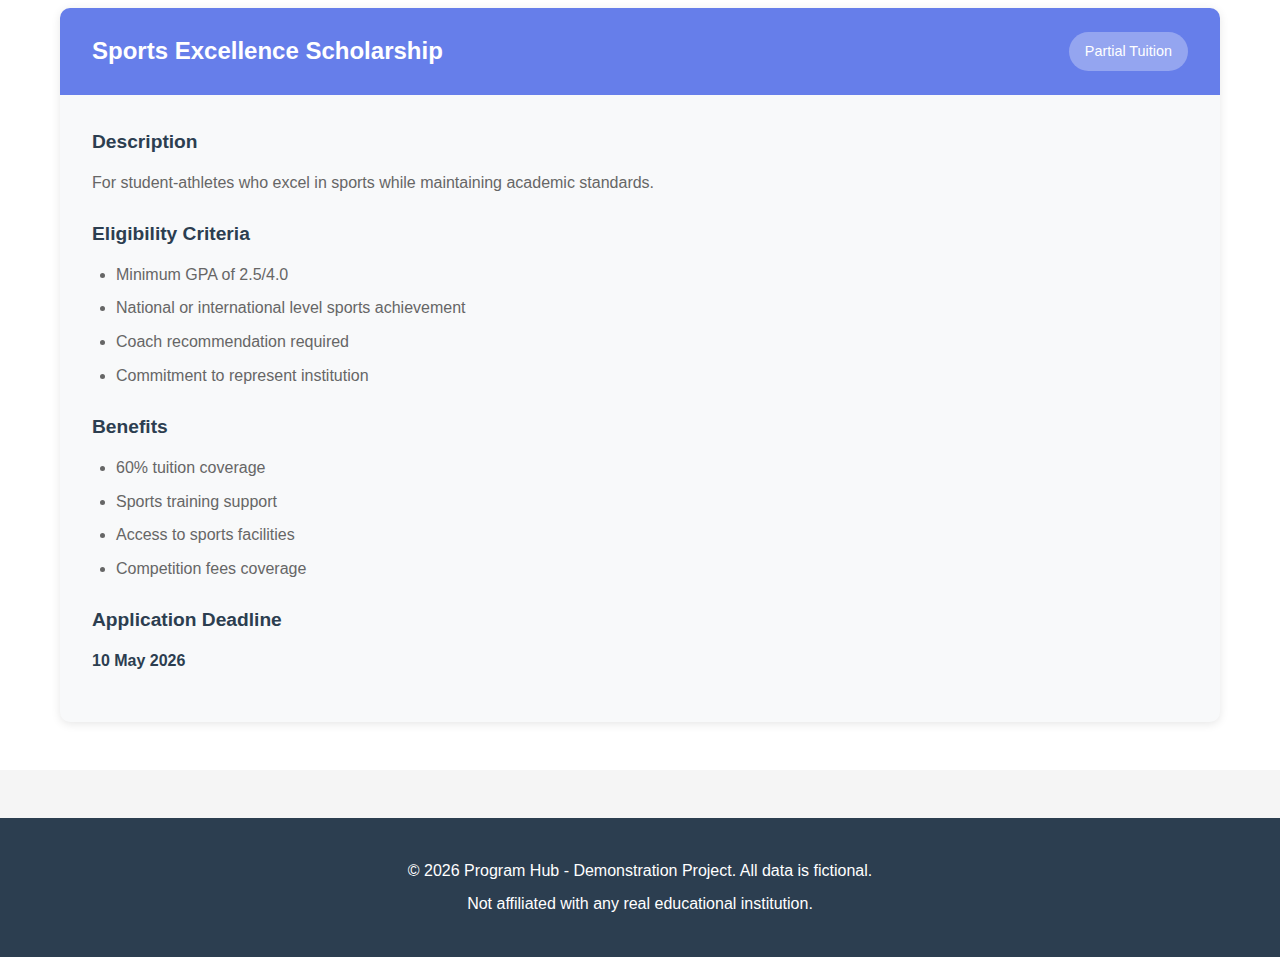
<file: scholarships.html>
<!DOCTYPE html>
<html lang="en">
<head>
    <meta charset="UTF-8">
    <meta name="viewport" content="width=device-width, initial-scale=1.0">
    <title>Scholarships - Program Hub</title>
    <link rel="stylesheet" href="styles.css">
</head>
<body>
    <header>
        <nav class="navbar">
            <div class="container">
                <div class="logo">
                    <h1>🎓 Program Hub</h1>
                </div>
                <ul class="nav-links">
                    <li><a href="index.html">Home</a></li>
                    <li><a href="scholarships.html" class="active">Scholarships</a></li>
                    <li><a href="clubs.html">Clubs & Societies</a></li>
                    <li><a href="mentorship.html">Mentorship</a></li>
                    <li><a href="qrcode.html">QR Generator</a></li>
                </ul>
                <div class="mobile-menu-toggle">
                    <span></span>
                    <span></span>
                    <span></span>
                </div>
            </div>
        </nav>
    </header>

    <main>
        <section class="page-header">
            <div class="container">
                <h1>💰 Scholarship Programs</h1>
                <p>Financial support to help you achieve your educational goals</p>
            </div>
        </section>

        <section class="content">
            <div class="container">
                <div class="scholarship-list">
                    <div class="scholarship-card">
                        <div class="card-header">
                            <h2>Merit-Based Scholarship</h2>
                            <span class="badge">Full Tuition</span>
                        </div>
                        <div class="card-body">
                            <h3>Description</h3>
                            <p>Awarded to outstanding students who demonstrate exceptional academic performance and leadership qualities.</p>
                            
                            <h3>Eligibility Criteria</h3>
                            <ul>
                                <li>Minimum GPA of 3.8/4.0</li>
                                <li>Singaporean citizen or Permanent Resident</li>
                                <li>Strong co-curricular activities record</li>
                                <li>Leadership experience in school or community</li>
                            </ul>
                            
                            <h3>Benefits</h3>
                            <ul>
                                <li>Full tuition coverage</li>
                                <li>Annual stipend of $5,000</li>
                                <li>Priority course registration</li>
                            </ul>
                            
                            <h3>Application Deadline</h3>
                            <p><strong>31 March 2026</strong></p>
                        </div>
                    </div>

                    <div class="scholarship-card">
                        <div class="card-header">
                            <h2>Community Service Scholarship</h2>
                            <span class="badge">Partial Tuition</span>
                        </div>
                        <div class="card-body">
                            <h3>Description</h3>
                            <p>For students who have made significant contributions to community service and social impact initiatives.</p>
                            
                            <h3>Eligibility Criteria</h3>
                            <ul>
                                <li>Minimum GPA of 3.0/4.0</li>
                                <li>At least 100 hours of documented community service</li>
                                <li>Letter of recommendation from community organization</li>
                                <li>Essay on social impact (500 words)</li>
                            </ul>
                            
                            <h3>Benefits</h3>
                            <ul>
                                <li>50% tuition coverage</li>
                                <li>Annual book allowance of $1,000</li>
                                <li>Access to community service network</li>
                            </ul>
                            
                            <h3>Application Deadline</h3>
                            <p><strong>15 April 2026</strong></p>
                        </div>
                    </div>

                    <div class="scholarship-card">
                        <div class="card-header">
                            <h2>STEM Excellence Scholarship</h2>
                            <span class="badge">Full Tuition</span>
                        </div>
                        <div class="card-body">
                            <h3>Description</h3>
                            <p>Supporting talented students pursuing Science, Technology, Engineering, or Mathematics programs.</p>
                            
                            <h3>Eligibility Criteria</h3>
                            <ul>
                                <li>Enrolled in STEM program</li>
                                <li>Minimum GPA of 3.5/4.0 in STEM subjects</li>
                                <li>Participation in science/tech competitions (preferred)</li>
                                <li>Research proposal or project portfolio</li>
                            </ul>
                            
                            <h3>Benefits</h3>
                            <ul>
                                <li>Full tuition coverage</li>
                                <li>Research grant up to $3,000</li>
                                <li>Industry internship placement</li>
                                <li>Conference attendance support</li>
                            </ul>
                            
                            <h3>Application Deadline</h3>
                            <p><strong>30 April 2026</strong></p>
                        </div>
                    </div>

                    <div class="scholarship-card">
                        <div class="card-header">
                            <h2>Arts & Culture Scholarship</h2>
                            <span class="badge">Partial Tuition</span>
                        </div>
                        <div class="card-body">
                            <h3>Description</h3>
                            <p>Recognizing students with exceptional talent in arts, music, dance, or cultural activities.</p>
                            
                            <h3>Eligibility Criteria</h3>
                            <ul>
                                <li>Minimum GPA of 2.8/4.0</li>
                                <li>Portfolio of artistic work or performance recordings</li>
                                <li>Active participation in arts programs</li>
                                <li>Audition or portfolio review required</li>
                            </ul>
                            
                            <h3>Benefits</h3>
                            <ul>
                                <li>40% tuition coverage</li>
                                <li>Arts materials allowance of $800</li>
                                <li>Performance opportunities</li>
                            </ul>
                            
                            <h3>Application Deadline</h3>
                            <p><strong>20 April 2026</strong></p>
                        </div>
                    </div>

                    <div class="scholarship-card">
                        <div class="card-header">
                            <h2>Sports Excellence Scholarship</h2>
                            <span class="badge">Partial Tuition</span>
                        </div>
                        <div class="card-body">
                            <h3>Description</h3>
                            <p>For student-athletes who excel in sports while maintaining academic standards.</p>
                            
                            <h3>Eligibility Criteria</h3>
                            <ul>
                                <li>Minimum GPA of 2.5/4.0</li>
                                <li>National or international level sports achievement</li>
                                <li>Coach recommendation required</li>
                                <li>Commitment to represent institution</li>
                            </ul>
                            
                            <h3>Benefits</h3>
                            <ul>
                                <li>60% tuition coverage</li>
                                <li>Sports training support</li>
                                <li>Access to sports facilities</li>
                                <li>Competition fees coverage</li>
                            </ul>
                            
                            <h3>Application Deadline</h3>
                            <p><strong>10 May 2026</strong></p>
                        </div>
                    </div>
                </div>
            </div>
        </section>
    </main>

    <footer>
        <div class="container">
            <p>&copy; 2026 Program Hub - Demonstration Project. All data is fictional.</p>
            <p>Not affiliated with any real educational institution.</p>
        </div>
    </footer>

    <script src="script.js"></script>
    <script id="Microsoft_Omnichannel_LCWidget" src="https://oc-cdn-public-apj.azureedge.net/livechatwidget/scripts/LiveChatBootstrapper.js" onerror="(function(el){el.parentNode.removeChild(el);var s=document.createElement('script');s.src='https://ocprodpublicapjgs.blob.core.windows.net/livechatwidget/scripts/LiveChatBootstrapper.js';s.setAttribute('id', 'Microsoft_Omnichannel_LCWidget');s.setAttribute('data-app-id', 'd4b192d7-dc23-4146-bcec-148207645ad3');s.setAttribute('data-lcw-version', 'prod');s.setAttribute('data-org-id', 'b25a335d-d3da-ee11-9048-000d3a81969c');s.setAttribute('data-org-url', 'https://m-b25a335d-d3da-ee11-9048-000d3a81969c.as.omnichannelengagementhub.com');document.body.appendChild(s);})(this);" data-app-id="d4b192d7-dc23-4146-bcec-148207645ad3" data-lcw-version="prod" data-org-id="b25a335d-d3da-ee11-9048-000d3a81969c" data-org-url="https://m-b25a335d-d3da-ee11-9048-000d3a81969c.as.omnichannelengagementhub.com" async></script>
</body>
</html>
</file>
<file: styles.css>
/* Reset and Base Styles */
* {
    margin: 0;
    padding: 0;
    box-sizing: border-box;
}

:root {
    --color-primary: #667eea;
    --color-primary-dark: #5568d3;
    --color-secondary: #764ba2;
    --color-dark: #2c3e50;
    --color-dark-hover: #34495e;
    --color-text: #333;
    --color-text-light: #666;
    --color-bg: #f5f5f5;
    --color-bg-light: #f8f9fa;
    --color-white: #ffffff;
    --overlay-light: rgba(255, 255, 255, 0.2);
    --overlay-medium: rgba(255, 255, 255, 0.3);
}

body {
    font-family: -apple-system, BlinkMacSystemFont, 'Segoe UI', Roboto, Oxygen, Ubuntu, Cantarell, sans-serif;
    line-height: 1.6;
    color: var(--color-text);
    background-color: var(--color-bg);
}

.container {
    max-width: 1200px;
    margin: 0 auto;
    padding: 0 20px;
}

/* Navigation */
.navbar {
    background-color: #2c3e50;
    color: white;
    padding: 1rem 0;
    box-shadow: 0 2px 5px rgba(0,0,0,0.1);
    position: sticky;
    top: 0;
    z-index: 1000;
}

.navbar .container {
    display: flex;
    justify-content: space-between;
    align-items: center;
}

.logo h1 {
    font-size: 1.5rem;
    color: white;
}

.nav-links {
    display: flex;
    list-style: none;
    gap: 2rem;
}

.nav-links a {
    color: white;
    text-decoration: none;
    transition: color 0.3s;
    padding: 0.5rem 1rem;
    border-radius: 5px;
}

.nav-links a:hover,
.nav-links a.active {
    background-color: #34495e;
}

.mobile-menu-toggle {
    display: none;
    flex-direction: column;
    gap: 4px;
    cursor: pointer;
}

.mobile-menu-toggle span {
    width: 25px;
    height: 3px;
    background-color: white;
    border-radius: 2px;
}

/* Hero Section */
.hero {
    background: linear-gradient(135deg, #667eea 0%, #764ba2 100%);
    color: white;
    padding: 4rem 0;
    text-align: center;
}

.hero h1 {
    font-size: 3rem;
    margin-bottom: 1rem;
}

.hero p {
    font-size: 1.3rem;
    margin-bottom: 2rem;
}

.disclaimer {
    background-color: var(--overlay-light);
    border-radius: 10px;
    padding: 1.5rem;
    margin-top: 2rem;
    max-width: 600px;
    margin-left: auto;
    margin-right: auto;
}

.disclaimer strong {
    display: block;
    font-size: 1.1rem;
    margin-bottom: 0.5rem;
}

/* Features Section */
.features {
    padding: 4rem 0;
    background-color: white;
}

.features h2 {
    text-align: center;
    font-size: 2.5rem;
    margin-bottom: 3rem;
    color: #2c3e50;
}

.feature-grid {
    display: grid;
    grid-template-columns: repeat(auto-fit, minmax(300px, 1fr));
    gap: 2rem;
}

.feature-card {
    background-color: #f8f9fa;
    padding: 2rem;
    border-radius: 10px;
    text-align: center;
    transition: transform 0.3s, box-shadow 0.3s;
    border: 2px solid #e0e0e0;
}

.feature-card:hover {
    transform: translateY(-5px);
    box-shadow: 0 10px 25px rgba(0,0,0,0.1);
}

.feature-icon {
    font-size: 3rem;
    margin-bottom: 1rem;
}

.feature-card h3 {
    font-size: 1.5rem;
    margin-bottom: 1rem;
    color: #2c3e50;
}

.feature-card p {
    margin-bottom: 1.5rem;
    color: #666;
}

.btn {
    display: inline-block;
    padding: 0.75rem 1.5rem;
    background-color: var(--color-primary);
    color: white;
    text-decoration: none;
    border-radius: 5px;
    transition: background-color 0.3s;
}

.btn:hover {
    background-color: var(--color-primary-dark);
}

.btn-secondary {
    background-color: #6c757d;
}

.btn-secondary:hover {
    background-color: #5a6268;
}

/* About Section */
.about {
    padding: 4rem 0;
    background-color: #f8f9fa;
}

.about h2 {
    text-align: center;
    font-size: 2.5rem;
    margin-bottom: 2rem;
    color: #2c3e50;
}

.about p {
    text-align: center;
    font-size: 1.1rem;
    max-width: 800px;
    margin: 0 auto 3rem;
    color: #666;
}

.stats {
    display: grid;
    grid-template-columns: repeat(auto-fit, minmax(200px, 1fr));
    gap: 2rem;
    text-align: center;
}

.stat h3 {
    font-size: 3rem;
    color: #667eea;
    margin-bottom: 0.5rem;
}

.stat p {
    font-size: 1.1rem;
    color: #666;
}

/* Page Header */
.page-header {
    background: linear-gradient(135deg, #667eea 0%, #764ba2 100%);
    color: white;
    padding: 3rem 0;
    text-align: center;
}

.page-header h1 {
    font-size: 2.5rem;
    margin-bottom: 1rem;
}

.page-header p {
    font-size: 1.2rem;
}

/* Content Section */
.content {
    padding: 3rem 0;
    background-color: white;
}

/* Scholarship Cards */
.scholarship-list {
    display: flex;
    flex-direction: column;
    gap: 2rem;
}

.scholarship-card {
    background-color: #f8f9fa;
    border-radius: 10px;
    overflow: hidden;
    box-shadow: 0 2px 10px rgba(0,0,0,0.1);
    transition: transform 0.3s, box-shadow 0.3s;
}

.scholarship-card:hover {
    transform: translateY(-5px);
    box-shadow: 0 5px 20px rgba(0,0,0,0.15);
}

.card-header {
    background-color: #667eea;
    color: white;
    padding: 1.5rem 2rem;
    display: flex;
    justify-content: space-between;
    align-items: center;
}

.card-header h2 {
    font-size: 1.5rem;
}

.badge {
    background-color: var(--overlay-medium);
    padding: 0.5rem 1rem;
    border-radius: 20px;
    font-size: 0.9rem;
}

.card-body {
    padding: 2rem;
}

.card-body h3 {
    color: #2c3e50;
    margin-top: 1.5rem;
    margin-bottom: 0.75rem;
    font-size: 1.2rem;
}

.card-body h3:first-child {
    margin-top: 0;
}

.card-body p {
    color: #666;
    margin-bottom: 1rem;
}

.card-body ul {
    margin-left: 1.5rem;
    margin-bottom: 1rem;
    color: #666;
}

.card-body ul li {
    margin-bottom: 0.5rem;
}

.card-body strong {
    color: #2c3e50;
}

/* Clubs Page */
.clubs-intro {
    text-align: center;
    margin-bottom: 3rem;
}

.clubs-intro h2 {
    font-size: 2rem;
    color: #2c3e50;
    margin-bottom: 1rem;
}

.clubs-intro p {
    font-size: 1.1rem;
    color: #666;
    max-width: 800px;
    margin: 0 auto;
}

.club-categories h2 {
    font-size: 2rem;
    color: #2c3e50;
    margin-bottom: 2rem;
}

.category {
    margin-bottom: 3rem;
}

.category h3 {
    font-size: 1.8rem;
    color: #667eea;
    margin-bottom: 1.5rem;
    padding-bottom: 0.5rem;
    border-bottom: 3px solid #667eea;
}

.club-list {
    display: flex;
    flex-direction: column;
    gap: 1.5rem;
}

.club-item {
    background-color: #f8f9fa;
    padding: 1.5rem;
    border-radius: 8px;
    border-left: 4px solid #667eea;
}

.club-item h4 {
    font-size: 1.3rem;
    color: #2c3e50;
    margin-bottom: 1rem;
}

.club-item p {
    color: #666;
    margin-bottom: 0.75rem;
}

.club-item strong {
    color: #2c3e50;
}

/* Mentorship Programs */
.mentorship-intro {
    text-align: center;
    margin-bottom: 3rem;
}

.mentorship-intro h2 {
    font-size: 2rem;
    color: #2c3e50;
    margin-bottom: 1rem;
}

.mentorship-intro p {
    font-size: 1.1rem;
    color: #666;
    max-width: 800px;
    margin: 0 auto;
}

.mentorship-programs {
    margin-bottom: 3rem;
}

.mentorship-programs > h2 {
    font-size: 2rem;
    color: #2c3e50;
    margin-bottom: 2rem;
}

.program-card {
    background-color: #f8f9fa;
    border-radius: 10px;
    overflow: hidden;
    margin-bottom: 2rem;
    box-shadow: 0 2px 10px rgba(0,0,0,0.1);
    transition: transform 0.3s, box-shadow 0.3s;
}

.program-card:hover {
    transform: translateY(-3px);
    box-shadow: 0 5px 20px rgba(0,0,0,0.15);
}

.program-header {
    background-color: #764ba2;
    color: white;
    padding: 1.5rem 2rem;
    display: flex;
    justify-content: space-between;
    align-items: center;
}

.program-header h3 {
    font-size: 1.5rem;
}

.program-badge {
    background-color: var(--overlay-medium);
    padding: 0.5rem 1rem;
    border-radius: 20px;
    font-size: 0.9rem;
}

.program-body {
    padding: 2rem;
}

.program-body h4 {
    color: #2c3e50;
    margin-top: 1.5rem;
    margin-bottom: 0.75rem;
    font-size: 1.2rem;
}

.program-body h4:first-child {
    margin-top: 0;
}

.program-body p {
    color: #666;
    margin-bottom: 1rem;
}

.program-body ul {
    margin-left: 1.5rem;
    margin-bottom: 1rem;
    color: #666;
}

.program-body ul li {
    margin-bottom: 0.5rem;
}

.program-body strong {
    color: #2c3e50;
}

.mentorship-benefits {
    margin-bottom: 3rem;
}

.mentorship-benefits h2 {
    font-size: 2rem;
    color: #2c3e50;
    margin-bottom: 2rem;
    text-align: center;
}

.benefits-grid {
    display: grid;
    grid-template-columns: repeat(auto-fit, minmax(250px, 1fr));
    gap: 2rem;
}

.benefit-item {
    text-align: center;
    padding: 1.5rem;
    background-color: #f8f9fa;
    border-radius: 8px;
}

.benefit-icon {
    font-size: 2.5rem;
    margin-bottom: 1rem;
}

.benefit-item h4 {
    font-size: 1.2rem;
    color: #2c3e50;
    margin-bottom: 0.75rem;
}

.benefit-item p {
    color: #666;
}

.mentorship-cta {
    text-align: center;
    background-color: #f8f9fa;
    padding: 3rem;
    border-radius: 10px;
}

.mentorship-cta h2 {
    font-size: 2rem;
    color: #2c3e50;
    margin-bottom: 1rem;
}

.mentorship-cta p {
    font-size: 1.1rem;
    color: #666;
    margin-bottom: 2rem;
}

.cta-buttons {
    display: flex;
    gap: 1rem;
    justify-content: center;
    flex-wrap: wrap;
}

/* Footer */
footer {
    background-color: #2c3e50;
    color: white;
    text-align: center;
    padding: 2rem 0;
    margin-top: 3rem;
}

footer p {
    margin: 0.5rem 0;
}

/* Responsive Design */
@media (max-width: 768px) {
    .navbar .container {
        flex-wrap: wrap;
    }

    .mobile-menu-toggle {
        display: flex;
    }

    .nav-links {
        display: none;
        flex-direction: column;
        width: 100%;
        margin-top: 1rem;
        gap: 0;
    }

    .nav-links.active {
        display: flex;
    }

    .nav-links li {
        width: 100%;
    }

    .nav-links a {
        display: block;
        padding: 1rem;
        border-top: 1px solid #34495e;
    }

    .hero h1 {
        font-size: 2rem;
    }

    .hero p {
        font-size: 1.1rem;
    }

    .features h2,
    .about h2,
    .page-header h1 {
        font-size: 2rem;
    }

    .feature-grid {
        grid-template-columns: 1fr;
    }

    .stats {
        grid-template-columns: 1fr;
    }

    .card-header {
        flex-direction: column;
        gap: 1rem;
        align-items: flex-start;
    }

    .program-header {
        flex-direction: column;
        gap: 1rem;
        align-items: flex-start;
    }

    .benefits-grid {
        grid-template-columns: 1fr;
    }

    .cta-buttons {
        flex-direction: column;
        align-items: center;
    }

    .cta-buttons .btn {
        width: 100%;
        max-width: 300px;
    }
}

@media (max-width: 480px) {
    .container {
        padding: 0 15px;
    }

    .hero {
        padding: 2rem 0;
    }

    .hero h1 {
        font-size: 1.5rem;
    }

    .hero p {
        font-size: 1rem;
    }

    .features,
    .about,
    .content {
        padding: 2rem 0;
    }

    .card-body,
    .program-body {
        padding: 1.5rem;
    }
}
</file>
